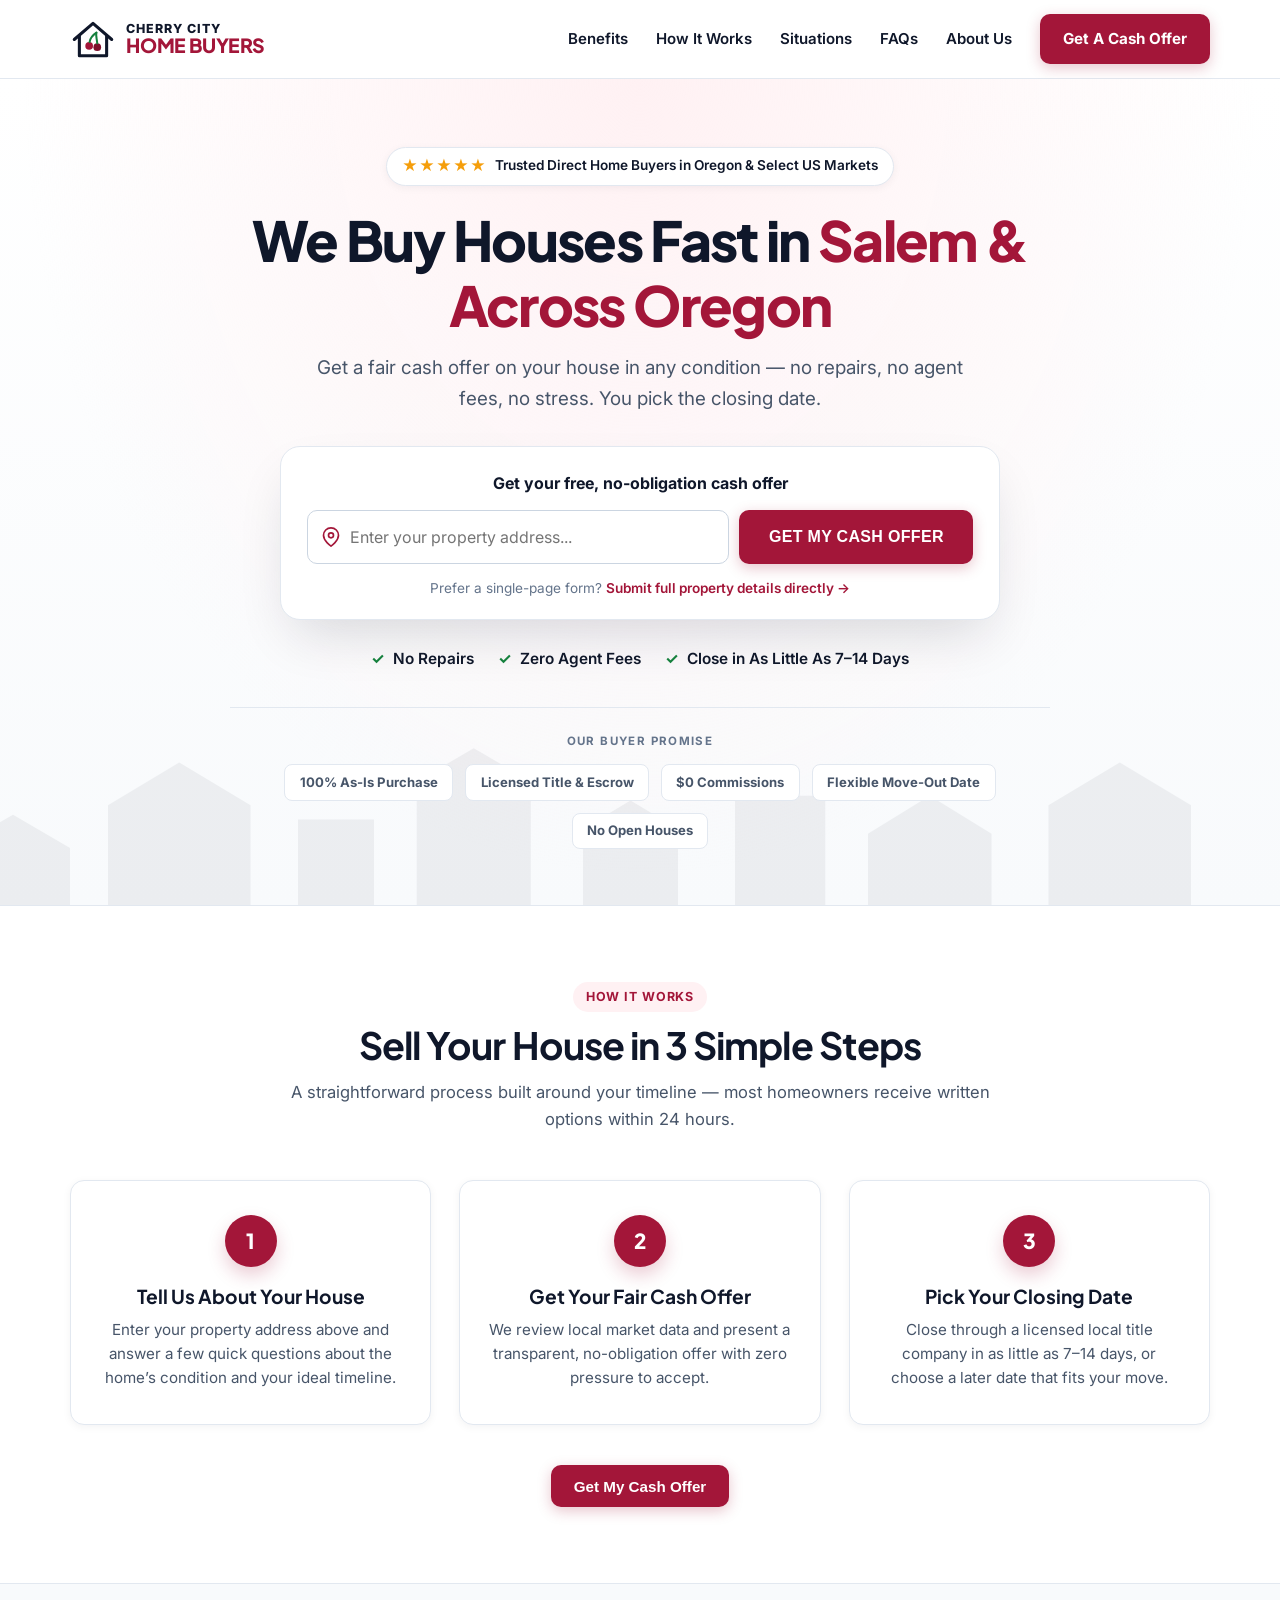
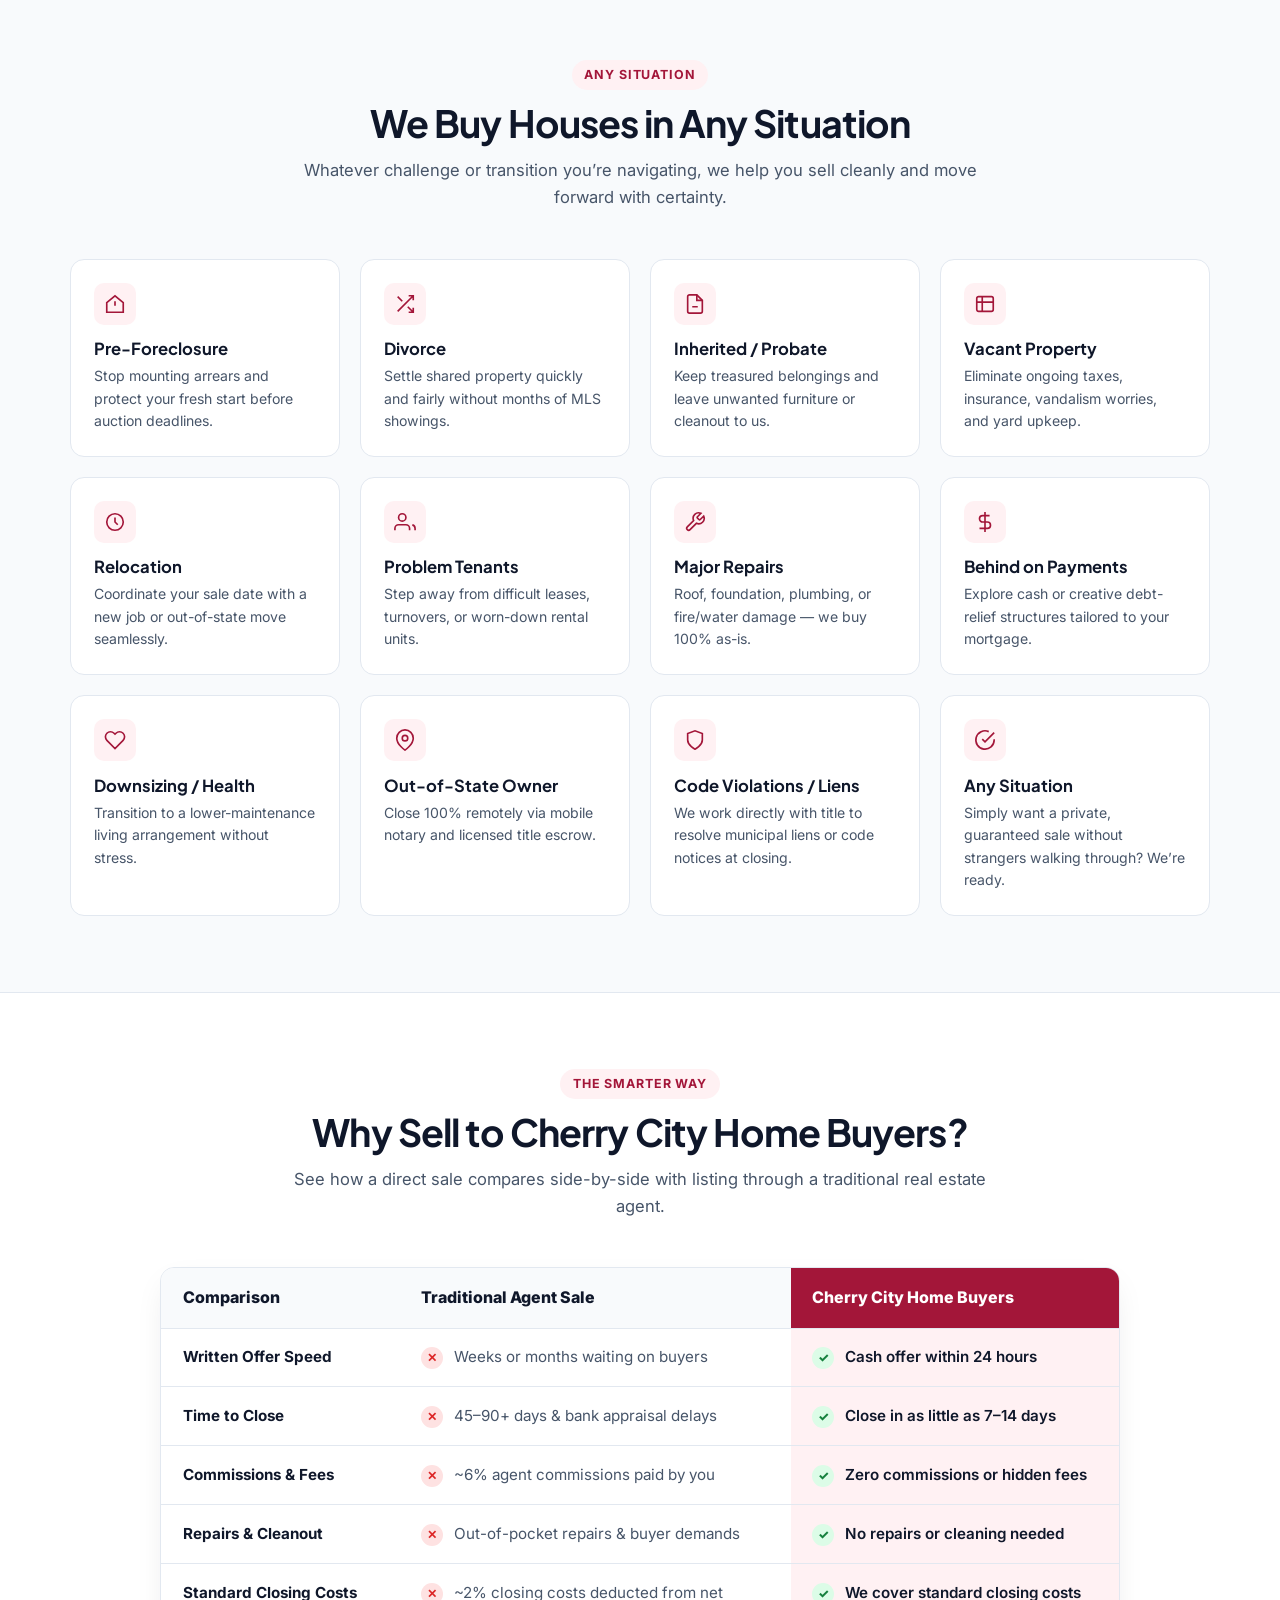
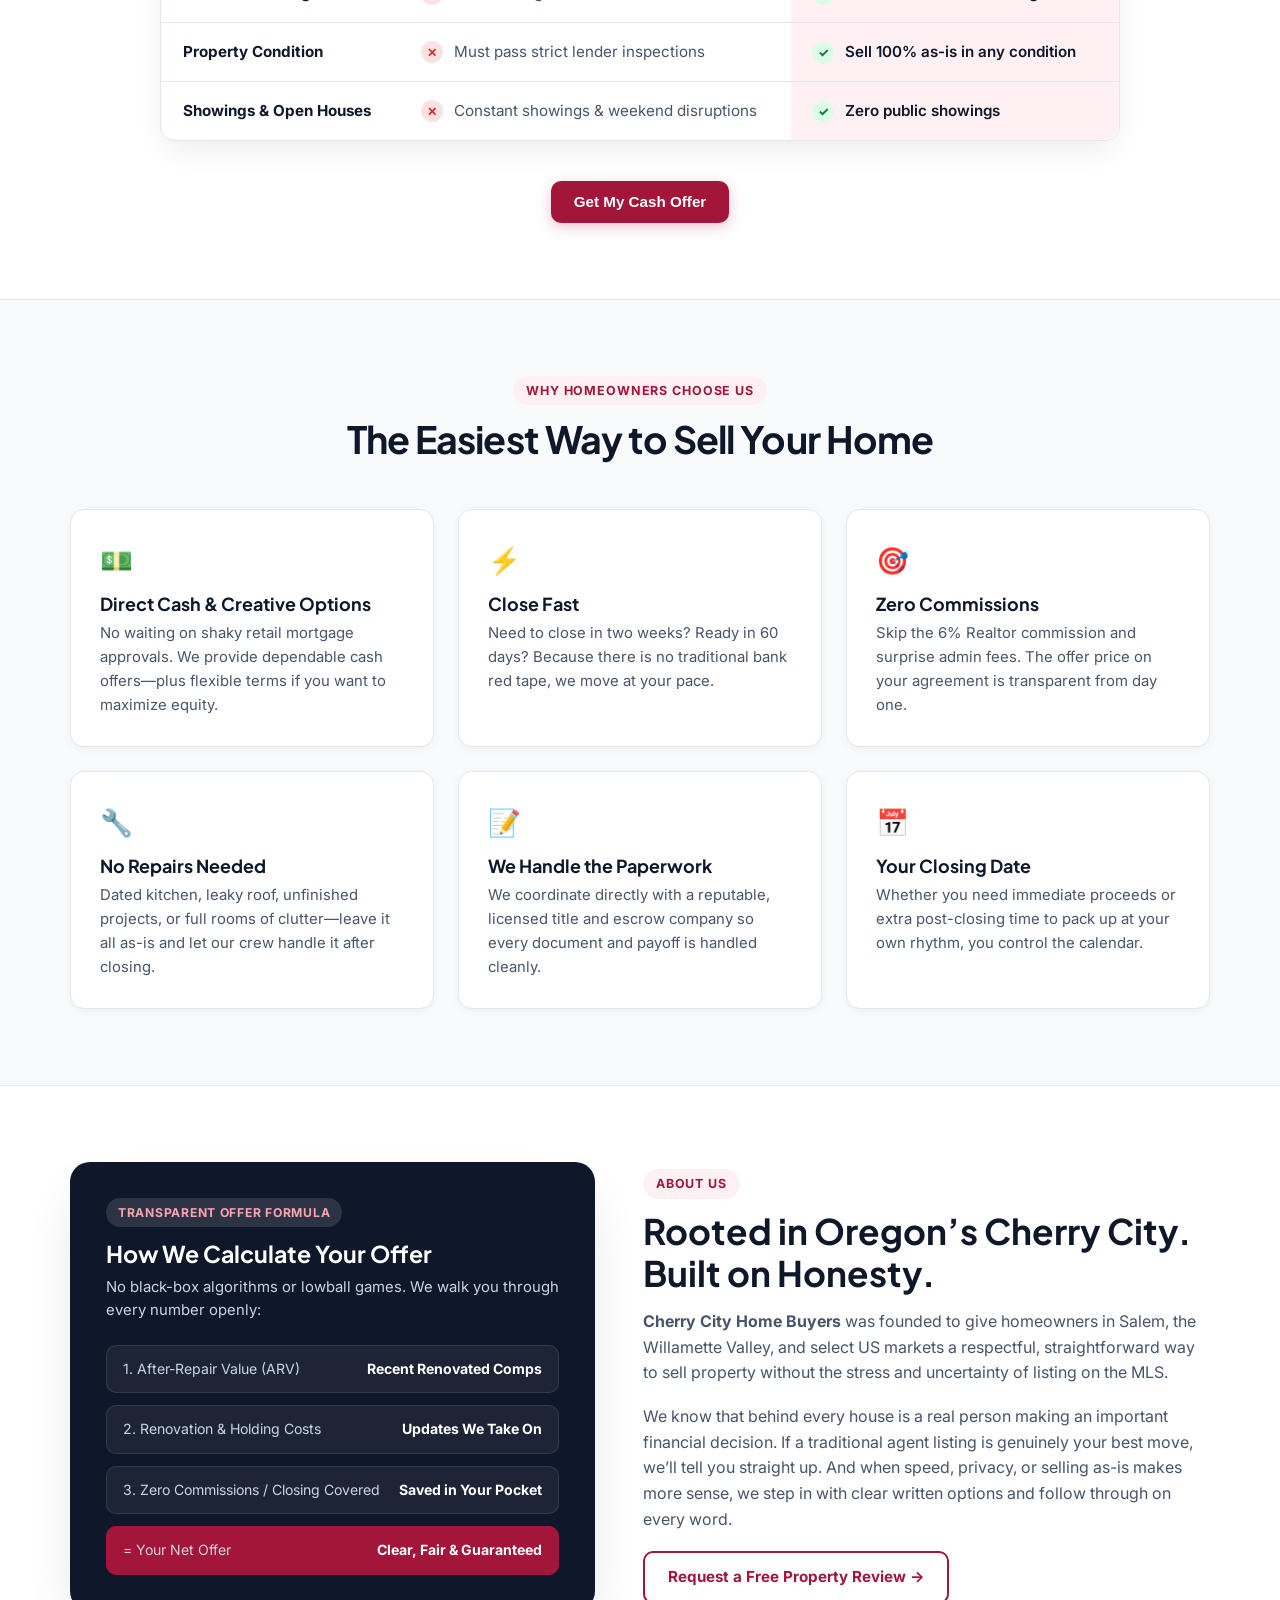
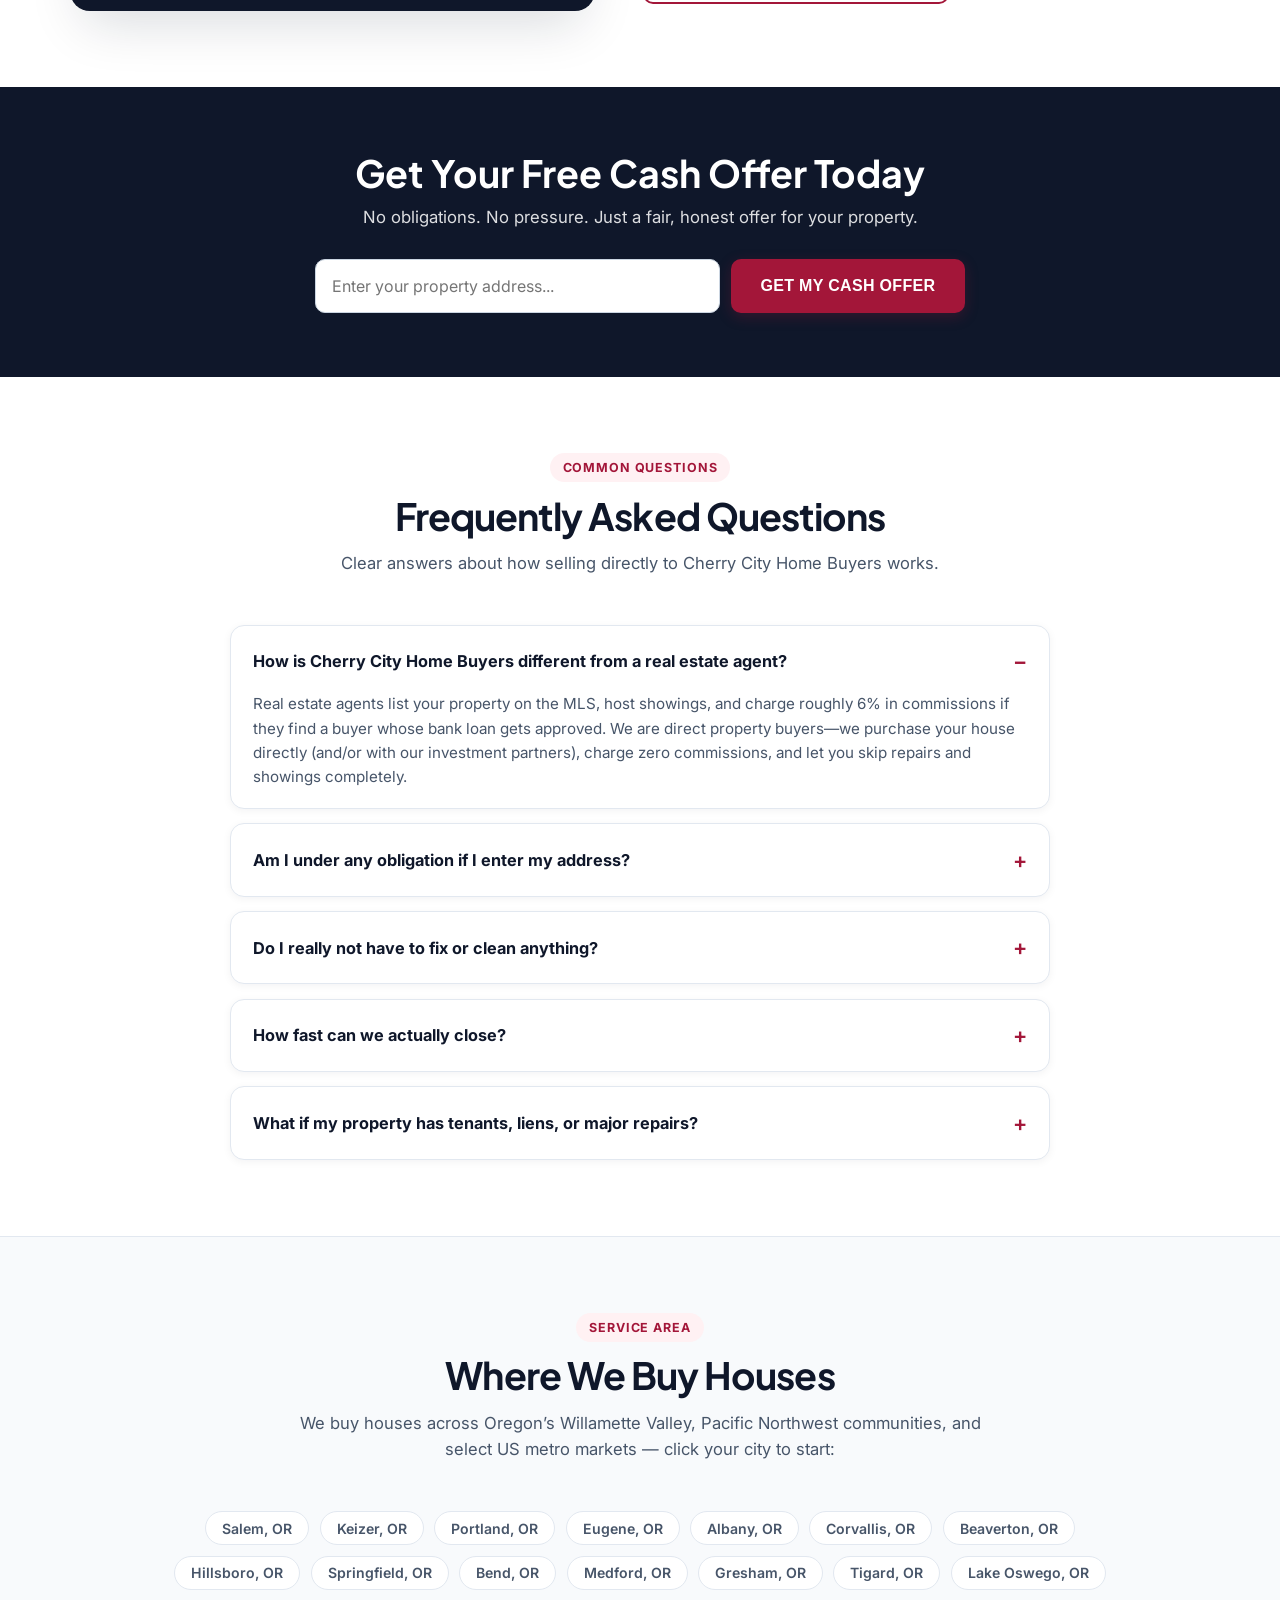
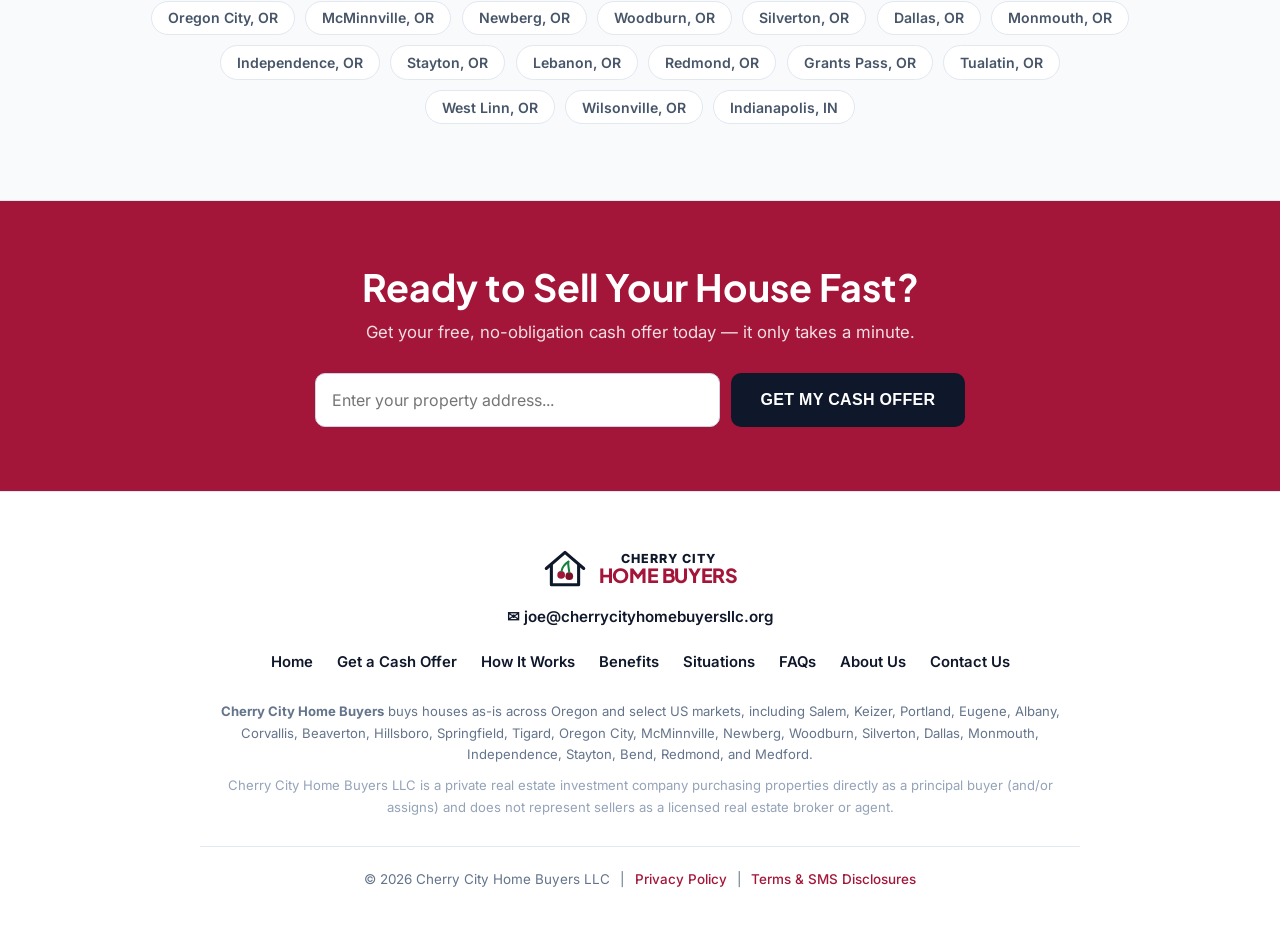
<file: index.html>
<!DOCTYPE html>
<html lang="en">
<head>
  <meta charset="UTF-8" />
  <meta name="viewport" content="width=device-width, initial-scale=1.0" />
  <title>Cherry City Home Buyers | We Buy Houses Fast in Salem &amp; Across Oregon</title>
  <meta name="description" content="Get a fair, no-obligation cash offer on your house in any condition — no repairs, zero agent fees, no stress. You pick the closing date with Cherry City Home Buyers." />
  <link rel="preconnect" href="https://fonts.googleapis.com" />
  <link rel="preconnect" href="https://fonts.gstatic.com" crossorigin />
  <link href="https://fonts.googleapis.com/css2?family=Inter:wght@400;500;600;700;800&family=Plus+Jakarta+Sans:wght@700;800&display=swap" rel="stylesheet" />
  <link rel="stylesheet" href="styles.css" />
</head>
<body>

  <!-- ==================================================================== -->
  <!-- 1. TOP HEADER & FLAT NAVIGATION (Non-sticky, matching layout)        -->
  <!-- ==================================================================== -->
  <header class="site-header">
    <div class="container header-inner">
      <a href="index.html" class="brand-logo" aria-label="Cherry City Home Buyers Home">
        <svg class="brand-svg" viewBox="0 0 54 48" fill="none" xmlns="http://www.w3.org/2000/svg" aria-hidden="true">
          <path d="M5 24L27 5L49 24" stroke="currentColor" stroke-width="3.6" stroke-linecap="round" stroke-linejoin="round"/>
          <path d="M11 20V43H43V20" stroke="currentColor" stroke-width="3.6" stroke-linecap="round" stroke-linejoin="round"/>
          <circle cx="22.5" cy="31.5" r="4.5" fill="var(--brand)"/>
          <circle cx="32" cy="33" r="4.5" fill="var(--brand-dark)"/>
          <path d="M23 27C24 21 28 18 31 16" stroke="var(--emerald)" stroke-width="2.4" stroke-linecap="round"/>
          <path d="M32 28.5C31.5 23 30 19 31 16" stroke="var(--emerald)" stroke-width="2.4" stroke-linecap="round"/>
        </svg>
        <div class="brand-wordmark">
          <span class="brand-top">CHERRY CITY</span>
          <span class="brand-bottom">HOME BUYERS</span>
        </div>
      </a>

      <button class="mobile-menu-btn" id="mobileMenuBtn" aria-label="Toggle Menu" aria-expanded="false">
        <span></span><span></span><span></span>
      </button>

      <nav class="main-nav" id="mainNav" aria-label="Main Navigation">
        <a href="#benefits">Benefits</a>
        <a href="#how-it-works">How It Works</a>
        <a href="#situations">Situations</a>
        <a href="#faqs">FAQs</a>
        <a href="#about">About Us</a>
        <a href="get-offer.html" class="btn btn-brand nav-cta">Get A Cash Offer</a>
      </nav>
    </div>
  </header>

  <main>
    <!-- ================================================================== -->
    <!-- 2. CENTERED HERO SECTION & SINGLE-INPUT ADDRESS CAPTURE            -->
    <!-- ================================================================== -->
    <section class="hero-section">
      <div class="hero-watermark" aria-hidden="true"></div>
      <div class="container hero-centered">
        <div class="rating-pill">
          <span class="stars" aria-hidden="true">&#9733;&#9733;&#9733;&#9733;&#9733;</span>
          <span>Trusted Direct Home Buyers in Oregon &amp; Select US Markets</span>
        </div>

        <h1>We Buy Houses Fast in <span class="text-brand">Salem &amp; Across Oregon</span></h1>

        <p class="hero-subhead">
          Get a fair cash offer on your house in any condition &mdash; no repairs, no agent fees, no stress. You pick the closing date.
        </p>

        <!-- Primary Address Capture Box -->
        <div class="address-capture-card">
          <p class="capture-title">Get your free, no-obligation cash offer</p>
          <form class="address-bar-form js-address-trigger" autocomplete="off">
            <div class="address-input-wrap">
              <svg class="pin-icon" viewBox="0 0 24 24" fill="none" stroke="currentColor" stroke-width="2" aria-hidden="true">
                <path d="M21 10c0 7-9 13-9 13s-9-6-9-13a9 9 0 0 1 18 0z"/><circle cx="12" cy="10" r="3"/>
              </svg>
              <input
                type="text"
                name="property_address"
                class="address-input js-address-autocomplete"
                placeholder="Enter your property address..."
                aria-label="Enter your property address"
                required
              />
              <ul class="autocomplete-list" role="listbox" hidden></ul>
            </div>
            <button type="submit" class="btn btn-brand btn-lg">GET MY CASH OFFER</button>
          </form>
          <p class="capture-alt">
            Prefer a single-page form? <a href="get-offer.html">Submit full property details directly &rarr;</a>
          </p>
        </div>

        <!-- Inline Horizontal Value Checkmarks -->
        <div class="hero-checks">
          <span><strong class="check-mark">&#10003;</strong> No Repairs</span>
          <span><strong class="check-mark">&#10003;</strong> Zero Agent Fees</span>
          <span><strong class="check-mark">&#10003;</strong> Close in As Little As 7&ndash;14 Days</span>
        </div>

        <!-- Trust Pillars Strip -->
        <div class="trust-strip">
          <span class="trust-strip-label">OUR BUYER PROMISE</span>
          <div class="trust-badges-row">
            <div class="trust-badge-item">100% As-Is Purchase</div>
            <div class="trust-badge-item">Licensed Title &amp; Escrow</div>
            <div class="trust-badge-item">$0 Commissions</div>
            <div class="trust-badge-item">Flexible Move-Out Date</div>
            <div class="trust-badge-item">No Open Houses</div>
          </div>
        </div>
      </div>
    </section>

    <!-- ================================================================== -->
    <!-- 3. HOW IT WORKS (3-Step Horizontal Process Cards)                  -->
    <!-- ================================================================== -->
    <section class="section" id="how-it-works">
      <div class="container">
        <div class="section-heading">
          <span class="eyebrow-tag">How It Works</span>
          <h2>Sell Your House in 3 Simple Steps</h2>
          <p>A straightforward process built around your timeline &mdash; most homeowners receive written options within 24 hours.</p>
        </div>

        <div class="process-grid">
          <div class="process-card">
            <div class="step-circle">1</div>
            <h3>Tell Us About Your House</h3>
            <p>Enter your property address above and answer a few quick questions about the home’s condition and your ideal timeline.</p>
          </div>

          <div class="process-card">
            <div class="step-circle">2</div>
            <h3>Get Your Fair Cash Offer</h3>
            <p>We review local market data and present a transparent, no-obligation offer with zero pressure to accept.</p>
          </div>

          <div class="process-card">
            <div class="step-circle">3</div>
            <h3>Pick Your Closing Date</h3>
            <p>Close through a licensed local title company in as little as 7&ndash;14 days, or choose a later date that fits your move.</p>
          </div>
        </div>

        <div class="section-cta-wrap">
          <button type="button" class="btn btn-brand js-open-modal">Get My Cash Offer</button>
        </div>
      </div>
    </section>

    <!-- ================================================================== -->
    <!-- 4. SITUATIONS GRID (4x3 = 12 Custom Icon Cards)                    -->
    <!-- ================================================================== -->
    <section class="section section-muted" id="situations">
      <div class="container">
        <div class="section-heading">
          <span class="eyebrow-tag">Any Situation</span>
          <h2>We Buy Houses in Any Situation</h2>
          <p>Whatever challenge or transition you’re navigating, we help you sell cleanly and move forward with certainty.</p>
        </div>

        <div class="situations-grid">
          <div class="situation-card">
            <div class="sit-icon"><svg viewBox="0 0 24 24" fill="none" stroke="currentColor" stroke-width="1.8"><path d="M3 10.5L12 3l9 7.5V21H3V10.5z"/><path d="M12 9v5m0 3h.01"/></svg></div>
            <h3>Pre-Foreclosure</h3>
            <p>Stop mounting arrears and protect your fresh start before auction deadlines.</p>
          </div>

          <div class="situation-card">
            <div class="sit-icon"><svg viewBox="0 0 24 24" fill="none" stroke="currentColor" stroke-width="1.8"><path d="M16 3h5v5M4 20L21 3M21 16v5h-5M15 15l6 6M4 4l5 5"/></svg></div>
            <h3>Divorce</h3>
            <p>Settle shared property quickly and fairly without months of MLS showings.</p>
          </div>

          <div class="situation-card">
            <div class="sit-icon"><svg viewBox="0 0 24 24" fill="none" stroke="currentColor" stroke-width="1.8"><path d="M14 2H6a2 2 0 0 0-2 2v16a2 2 0 0 0 2 2h12a2 2 0 0 0 2-2V8z"/><path d="M14 2v6h6M9 15h6"/></svg></div>
            <h3>Inherited / Probate</h3>
            <p>Keep treasured belongings and leave unwanted furniture or cleanout to us.</p>
          </div>

          <div class="situation-card">
            <div class="sit-icon"><svg viewBox="0 0 24 24" fill="none" stroke="currentColor" stroke-width="1.8"><rect x="3" y="4" width="18" height="16" rx="2"/><path d="M3 10h18M9 4v16"/></svg></div>
            <h3>Vacant Property</h3>
            <p>Eliminate ongoing taxes, insurance, vandalism worries, and yard upkeep.</p>
          </div>

          <div class="situation-card">
            <div class="sit-icon"><svg viewBox="0 0 24 24" fill="none" stroke="currentColor" stroke-width="1.8"><circle cx="12" cy="12" r="9"/><path d="M12 7v5l3 3"/></svg></div>
            <h3>Relocation</h3>
            <p>Coordinate your sale date with a new job or out-of-state move seamlessly.</p>
          </div>

          <div class="situation-card">
            <div class="sit-icon"><svg viewBox="0 0 24 24" fill="none" stroke="currentColor" stroke-width="1.8"><path d="M17 21v-2a4 4 0 0 0-4-4H5a4 4 0 0 0-4 4v2"/><circle cx="9" cy="7" r="4"/><path d="M23 21v-2a4 4 0 0 0-3-3.87"/></svg></div>
            <h3>Problem Tenants</h3>
            <p>Step away from difficult leases, turnovers, or worn-down rental units.</p>
          </div>

          <div class="situation-card">
            <div class="sit-icon"><svg viewBox="0 0 24 24" fill="none" stroke="currentColor" stroke-width="1.8"><path d="M14.7 6.3a1 1 0 0 0 0 1.4l1.6 1.6a1 1 0 0 0 1.4 0l3.77-3.77a6 6 0 0 1-7.94 7.94l-6.91 6.91a2.12 2.12 0 0 1-3-3l6.91-6.91a6 6 0 0 1 7.94-7.94l-3.76 3.76z"/></svg></div>
            <h3>Major Repairs</h3>
            <p>Roof, foundation, plumbing, or fire/water damage &mdash; we buy 100% as-is.</p>
          </div>

          <div class="situation-card">
            <div class="sit-icon"><svg viewBox="0 0 24 24" fill="none" stroke="currentColor" stroke-width="1.8"><line x1="12" y1="1" x2="12" y2="23"/><path d="M17 5H9.5a3.5 3.5 0 0 0 0 7h5a3.5 3.5 0 0 1 0 7H6"/></svg></div>
            <h3>Behind on Payments</h3>
            <p>Explore cash or creative debt-relief structures tailored to your mortgage.</p>
          </div>

          <div class="situation-card">
            <div class="sit-icon"><svg viewBox="0 0 24 24" fill="none" stroke="currentColor" stroke-width="1.8"><path d="M20.84 4.61a5.5 5.5 0 0 0-7.78 0L12 5.67l-1.06-1.06a5.5 5.5 0 0 0-7.78 7.78L12 21.23l8.84-8.84a5.5 5.5 0 0 0 0-7.78z"/></svg></div>
            <h3>Downsizing / Health</h3>
            <p>Transition to a lower-maintenance living arrangement without stress.</p>
          </div>

          <div class="situation-card">
            <div class="sit-icon"><svg viewBox="0 0 24 24" fill="none" stroke="currentColor" stroke-width="1.8"><path d="M21 10c0 7-9 13-9 13s-9-6-9-13a9 9 0 0 1 18 0z"/><circle cx="12" cy="10" r="3"/></svg></div>
            <h3>Out-of-State Owner</h3>
            <p>Close 100% remotely via mobile notary and licensed title escrow.</p>
          </div>

          <div class="situation-card">
            <div class="sit-icon"><svg viewBox="0 0 24 24" fill="none" stroke="currentColor" stroke-width="1.8"><path d="M12 22s8-4 8-10V5l-8-3-8 3v7c0 6 8 10 8 10z"/></svg></div>
            <h3>Code Violations / Liens</h3>
            <p>We work directly with title to resolve municipal liens or code notices at closing.</p>
          </div>

          <div class="situation-card">
            <div class="sit-icon"><svg viewBox="0 0 24 24" fill="none" stroke="currentColor" stroke-width="1.8"><path d="M22 11.08V12a10 10 0 1 1-5.93-9.14"/><polyline points="22 4 12 14.01 9 11.01"/></svg></div>
            <h3>Any Situation</h3>
            <p>Simply want a private, guaranteed sale without strangers walking through? We’re ready.</p>
          </div>
        </div>
      </div>
    </section>

    <!-- ================================================================== -->
    <!-- 5. COMPARISON TABLE (Traditional Sale vs. Cherry City Home Buyers) -->
    <!-- ================================================================== -->
    <section class="section">
      <div class="container">
        <div class="section-heading">
          <span class="eyebrow-tag">The Smarter Way</span>
          <h2>Why Sell to Cherry City Home Buyers?</h2>
          <p>See how a direct sale compares side-by-side with listing through a traditional real estate agent.</p>
        </div>

        <div class="comparison-wrap">
          <table class="comparison-table">
            <thead>
              <tr>
                <th>Comparison</th>
                <th>Traditional Agent Sale</th>
                <th class="highlight-col">Cherry City Home Buyers</th>
              </tr>
            </thead>
            <tbody>
              <tr>
                <td><strong>Written Offer Speed</strong></td>
                <td class="neg-cell"><span class="x-icon">&#10005;</span> Weeks or months waiting on buyers</td>
                <td class="pos-cell highlight-col"><span class="chk-icon">&#10003;</span> Cash offer within 24 hours</td>
              </tr>
              <tr>
                <td><strong>Time to Close</strong></td>
                <td class="neg-cell"><span class="x-icon">&#10005;</span> 45&ndash;90+ days &amp; bank appraisal delays</td>
                <td class="pos-cell highlight-col"><span class="chk-icon">&#10003;</span> Close in as little as 7&ndash;14 days</td>
              </tr>
              <tr>
                <td><strong>Commissions &amp; Fees</strong></td>
                <td class="neg-cell"><span class="x-icon">&#10005;</span> ~6% agent commissions paid by you</td>
                <td class="pos-cell highlight-col"><span class="chk-icon">&#10003;</span> Zero commissions or hidden fees</td>
              </tr>
              <tr>
                <td><strong>Repairs &amp; Cleanout</strong></td>
                <td class="neg-cell"><span class="x-icon">&#10005;</span> Out-of-pocket repairs &amp; buyer demands</td>
                <td class="pos-cell highlight-col"><span class="chk-icon">&#10003;</span> No repairs or cleaning needed</td>
              </tr>
              <tr>
                <td><strong>Standard Closing Costs</strong></td>
                <td class="neg-cell"><span class="x-icon">&#10005;</span> ~2% closing costs deducted from net</td>
                <td class="pos-cell highlight-col"><span class="chk-icon">&#10003;</span> We cover standard closing costs</td>
              </tr>
              <tr>
                <td><strong>Property Condition</strong></td>
                <td class="neg-cell"><span class="x-icon">&#10005;</span> Must pass strict lender inspections</td>
                <td class="pos-cell highlight-col"><span class="chk-icon">&#10003;</span> Sell 100% as-is in any condition</td>
              </tr>
              <tr>
                <td><strong>Showings &amp; Open Houses</strong></td>
                <td class="neg-cell"><span class="x-icon">&#10005;</span> Constant showings &amp; weekend disruptions</td>
                <td class="pos-cell highlight-col"><span class="chk-icon">&#10003;</span> Zero public showings</td>
              </tr>
            </tbody>
          </table>
        </div>

        <div class="section-cta-wrap">
          <button type="button" class="btn btn-brand js-open-modal">Get My Cash Offer</button>
        </div>
      </div>
    </section>

    <!-- ================================================================== -->
    <!-- 6. BENEFITS GRID (2x3 = 6 Value Cards)                             -->
    <!-- ================================================================== -->
    <section class="section section-muted" id="benefits">
      <div class="container">
        <div class="section-heading">
          <span class="eyebrow-tag">Why Homeowners Choose Us</span>
          <h2>The Easiest Way to Sell Your Home</h2>
        </div>

        <div class="benefits-grid">
          <div class="benefit-card">
            <div class="benefit-icon">&#128181;</div>
            <h3>Direct Cash &amp; Creative Options</h3>
            <p>No waiting on shaky retail mortgage approvals. We provide dependable cash offers—plus flexible terms if you want to maximize equity.</p>
          </div>

          <div class="benefit-card">
            <div class="benefit-icon">&#9889;</div>
            <h3>Close Fast</h3>
            <p>Need to close in two weeks? Ready in 60 days? Because there is no traditional bank red tape, we move at your pace.</p>
          </div>

          <div class="benefit-card">
            <div class="benefit-icon">&#127919;</div>
            <h3>Zero Commissions</h3>
            <p>Skip the 6% Realtor commission and surprise admin fees. The offer price on your agreement is transparent from day one.</p>
          </div>

          <div class="benefit-card">
            <div class="benefit-icon">&#128295;</div>
            <h3>No Repairs Needed</h3>
            <p>Dated kitchen, leaky roof, unfinished projects, or full rooms of clutter—leave it all as-is and let our crew handle it after closing.</p>
          </div>

          <div class="benefit-card">
            <div class="benefit-icon">&#128221;</div>
            <h3>We Handle the Paperwork</h3>
            <p>We coordinate directly with a reputable, licensed title and escrow company so every document and payoff is handled cleanly.</p>
          </div>

          <div class="benefit-card">
            <div class="benefit-icon">&#128197;</div>
            <h3>Your Closing Date</h3>
            <p>Whether you need immediate proceeds or extra post-closing time to pack up at your own rhythm, you control the calendar.</p>
          </div>
        </div>
      </div>
    </section>

    <!-- ================================================================== -->
    <!-- 7. ABOUT US (2-Column Split Layout)                                -->
    <!-- ================================================================== -->
    <section class="section" id="about">
      <div class="container about-split">
        <div class="about-visual-card">
          <div class="visual-badge">Transparent Offer Formula</div>
          <h3>How We Calculate Your Offer</h3>
          <p>No black-box algorithms or lowball games. We walk you through every number openly:</p>
          <div class="formula-list">
            <div class="formula-row">
              <span>1. After-Repair Value (ARV)</span>
              <strong>Recent Renovated Comps</strong>
            </div>
            <div class="formula-row">
              <span>2. Renovation &amp; Holding Costs</span>
              <strong>Updates We Take On</strong>
            </div>
            <div class="formula-row">
              <span>3. Zero Commissions / Closing Covered</span>
              <strong>Saved in Your Pocket</strong>
            </div>
            <div class="formula-row formula-result">
              <span>= Your Net Offer</span>
              <strong>Clear, Fair &amp; Guaranteed</strong>
            </div>
          </div>
        </div>

        <div class="about-copy">
          <span class="eyebrow-tag">About Us</span>
          <h2>Rooted in Oregon’s Cherry City. Built on Honesty.</h2>
          <p>
            <strong>Cherry City Home Buyers</strong> was founded to give homeowners in Salem, the Willamette Valley, and select US markets a respectful, straightforward way to sell property without the stress and uncertainty of listing on the MLS.
          </p>
          <p>
            We know that behind every house is a real person making an important financial decision. If a traditional agent listing is genuinely your best move, we’ll tell you straight up. And when speed, privacy, or selling as-is makes more sense, we step in with clear written options and follow through on every word.
          </p>
          <a href="get-offer.html" class="btn btn-outline-brand">Request a Free Property Review &rarr;</a>
        </div>
      </div>
    </section>

    <!-- ================================================================== -->
    <!-- 8. MID-PAGE REPEAT LEAD CAPTURE BANNER                             -->
    <!-- ================================================================== -->
    <section class="cta-band cta-band-dark">
      <div class="container cta-band-inner">
        <h2>Get Your Free Cash Offer Today</h2>
        <p>No obligations. No pressure. Just a fair, honest offer for your property.</p>
        <form class="address-bar-form js-address-trigger cta-band-form" autocomplete="off">
          <div class="address-input-wrap">
            <input
              type="text"
              name="property_address"
              class="address-input js-address-autocomplete"
              placeholder="Enter your property address..."
              aria-label="Enter your property address"
              required
            />
            <ul class="autocomplete-list" role="listbox" hidden></ul>
          </div>
          <button type="submit" class="btn btn-brand btn-lg">GET MY CASH OFFER</button>
        </form>
      </div>
    </section>

    <!-- ================================================================== -->
    <!-- 9. HOMEOWNER COMMITMENTS & INTERACTIVE FAQ ACCORDION               -->
    <!-- ================================================================== -->
    <section class="section" id="faqs">
      <div class="container">
        <div class="section-heading">
          <span class="eyebrow-tag">Common Questions</span>
          <h2>Frequently Asked Questions</h2>
          <p>Clear answers about how selling directly to Cherry City Home Buyers works.</p>
        </div>

        <div class="faq-list">
          <details class="faq-item" open>
            <summary>How is Cherry City Home Buyers different from a real estate agent?</summary>
            <p>Real estate agents list your property on the MLS, host showings, and charge roughly 6% in commissions if they find a buyer whose bank loan gets approved. We are direct property buyers—we purchase your house directly (and/or with our investment partners), charge zero commissions, and let you skip repairs and showings completely.</p>
          </details>

          <details class="faq-item">
            <summary>Am I under any obligation if I enter my address?</summary>
            <p>Zero obligation whatsoever. Submitting your property details simply lets us research your property, have a quick conversation about your goals, and present a written offer. Whether you accept, take time to think, or walk away is 100% up to you.</p>
          </details>

          <details class="faq-item">
            <summary>Do I really not have to fix or clean anything?</summary>
            <p>Not a thing. You don’t need to paint, patch drywall, replace appliances, haul off old furniture, or even sweep the floors. Take what you want to keep and leave the rest behind.</p>
          </details>

          <details class="faq-item">
            <summary>How fast can we actually close?</summary>
            <p>Once we agree on terms and open escrow with a licensed title company, we can close in as little as 7 to 14 days—or set the closing date 30, 60, or 90 days out if you want extra time to organize your move.</p>
          </details>

          <details class="faq-item">
            <summary>What if my property has tenants, liens, or major repairs?</summary>
            <p>We regularly purchase tenant-occupied rentals, inherited homes in probate, and houses needing major structural or cosmetic work. Standard title payoffs and municipal liens are coordinated directly through escrow at closing.</p>
          </details>
        </div>
      </div>
    </section>

    <!-- ================================================================== -->
    <!-- 10. SERVICE AREAS DIRECTORY (Hyper-Local City Cloud)               -->
    <!-- ================================================================== -->
    <section class="section section-muted" id="service-areas">
      <div class="container">
        <div class="section-heading">
          <span class="eyebrow-tag">Service Area</span>
          <h2>Where We Buy Houses</h2>
          <p>We buy houses across Oregon’s Willamette Valley, Pacific Northwest communities, and select US metro markets &mdash; click your city to start:</p>
        </div>

        <div class="city-cloud">
          <button type="button" class="city-pill js-city-pick" data-city="Salem, OR">Salem, OR</button>
          <button type="button" class="city-pill js-city-pick" data-city="Keizer, OR">Keizer, OR</button>
          <button type="button" class="city-pill js-city-pick" data-city="Portland, OR">Portland, OR</button>
          <button type="button" class="city-pill js-city-pick" data-city="Eugene, OR">Eugene, OR</button>
          <button type="button" class="city-pill js-city-pick" data-city="Albany, OR">Albany, OR</button>
          <button type="button" class="city-pill js-city-pick" data-city="Corvallis, OR">Corvallis, OR</button>
          <button type="button" class="city-pill js-city-pick" data-city="Beaverton, OR">Beaverton, OR</button>
          <button type="button" class="city-pill js-city-pick" data-city="Hillsboro, OR">Hillsboro, OR</button>
          <button type="button" class="city-pill js-city-pick" data-city="Springfield, OR">Springfield, OR</button>
          <button type="button" class="city-pill js-city-pick" data-city="Bend, OR">Bend, OR</button>
          <button type="button" class="city-pill js-city-pick" data-city="Medford, OR">Medford, OR</button>
          <button type="button" class="city-pill js-city-pick" data-city="Gresham, OR">Gresham, OR</button>
          <button type="button" class="city-pill js-city-pick" data-city="Tigard, OR">Tigard, OR</button>
          <button type="button" class="city-pill js-city-pick" data-city="Lake Oswego, OR">Lake Oswego, OR</button>
          <button type="button" class="city-pill js-city-pick" data-city="Oregon City, OR">Oregon City, OR</button>
          <button type="button" class="city-pill js-city-pick" data-city="McMinnville, OR">McMinnville, OR</button>
          <button type="button" class="city-pill js-city-pick" data-city="Newberg, OR">Newberg, OR</button>
          <button type="button" class="city-pill js-city-pick" data-city="Woodburn, OR">Woodburn, OR</button>
          <button type="button" class="city-pill js-city-pick" data-city="Silverton, OR">Silverton, OR</button>
          <button type="button" class="city-pill js-city-pick" data-city="Dallas, OR">Dallas, OR</button>
          <button type="button" class="city-pill js-city-pick" data-city="Monmouth, OR">Monmouth, OR</button>
          <button type="button" class="city-pill js-city-pick" data-city="Independence, OR">Independence, OR</button>
          <button type="button" class="city-pill js-city-pick" data-city="Stayton, OR">Stayton, OR</button>
          <button type="button" class="city-pill js-city-pick" data-city="Lebanon, OR">Lebanon, OR</button>
          <button type="button" class="city-pill js-city-pick" data-city="Redmond, OR">Redmond, OR</button>
          <button type="button" class="city-pill js-city-pick" data-city="Grants Pass, OR">Grants Pass, OR</button>
          <button type="button" class="city-pill js-city-pick" data-city="Tualatin, OR">Tualatin, OR</button>
          <button type="button" class="city-pill js-city-pick" data-city="West Linn, OR">West Linn, OR</button>
          <button type="button" class="city-pill js-city-pick" data-city="Wilsonville, OR">Wilsonville, OR</button>
          <button type="button" class="city-pill js-city-pick" data-city="Indianapolis, IN">Indianapolis, IN</button>
        </div>
      </div>
    </section>

    <!-- ================================================================== -->
    <!-- 11. BOTTOM FINAL CTA BANNER (3rd Live Address Input)               -->
    <!-- ================================================================== -->
    <section class="cta-band cta-band-brand">
      <div class="container cta-band-inner">
        <h2>Ready to Sell Your House Fast?</h2>
        <p>Get your free, no-obligation cash offer today &mdash; it only takes a minute.</p>
        <form class="address-bar-form js-address-trigger cta-band-form" autocomplete="off">
          <div class="address-input-wrap">
            <input
              type="text"
              name="property_address"
              class="address-input js-address-autocomplete"
              placeholder="Enter your property address..."
              aria-label="Enter your property address"
              required
            />
            <ul class="autocomplete-list" role="listbox" hidden></ul>
          </div>
          <button type="submit" class="btn btn-dark btn-lg">GET MY CASH OFFER</button>
        </form>
      </div>
    </section>
  </main>

  <!-- ==================================================================== -->
  <!-- 12. CENTERED CLEAN WHITE FOOTER (Matching reference structure)       -->
  <!-- ==================================================================== -->
  <footer class="site-footer">
    <div class="container footer-centered">
      <a href="index.html" class="brand-logo footer-logo" aria-label="Cherry City Home Buyers">
        <svg class="brand-svg" viewBox="0 0 54 48" fill="none" xmlns="http://www.w3.org/2000/svg" aria-hidden="true">
          <path d="M5 24L27 5L49 24" stroke="currentColor" stroke-width="3.6" stroke-linecap="round" stroke-linejoin="round"/>
          <path d="M11 20V43H43V20" stroke="currentColor" stroke-width="3.6" stroke-linecap="round" stroke-linejoin="round"/>
          <circle cx="22.5" cy="31.5" r="4.5" fill="var(--brand)"/>
          <circle cx="32" cy="33" r="4.5" fill="var(--brand-dark)"/>
          <path d="M23 27C24 21 28 18 31 16" stroke="var(--emerald)" stroke-width="2.4" stroke-linecap="round"/>
          <path d="M32 28.5C31.5 23 30 19 31 16" stroke="var(--emerald)" stroke-width="2.4" stroke-linecap="round"/>
        </svg>
        <div class="brand-wordmark">
          <span class="brand-top">CHERRY CITY</span>
          <span class="brand-bottom">HOME BUYERS</span>
        </div>
      </a>

      <div class="footer-contact-row">
        <a href="mailto:joe@cherrycityhomebuyersllc.org" class="footer-email-link">&#9993; joe@cherrycityhomebuyersllc.org</a>
      </div>

      <nav class="footer-nav" aria-label="Footer Navigation">
        <a href="index.html">Home</a>
        <a href="get-offer.html">Get a Cash Offer</a>
        <a href="#how-it-works">How It Works</a>
        <a href="#benefits">Benefits</a>
        <a href="#situations">Situations</a>
        <a href="#faqs">FAQs</a>
        <a href="#about">About Us</a>
        <a href="get-offer.html">Contact Us</a>
      </nav>

      <p class="footer-seo-text">
        <strong>Cherry City Home Buyers</strong> buys houses as-is across Oregon and select US markets, including Salem, Keizer, Portland, Eugene, Albany, Corvallis, Beaverton, Hillsboro, Springfield, Tigard, Oregon City, McMinnville, Newberg, Woodburn, Silverton, Dallas, Monmouth, Independence, Stayton, Bend, Redmond, and Medford.
        <br />
        <span class="principal-note">Cherry City Home Buyers LLC is a private real estate investment company purchasing properties directly as a principal buyer (and/or assigns) and does not represent sellers as a licensed real estate broker or agent.</span>
      </p>

      <div class="footer-legal-bar">
        <span>&copy; <span id="year">2026</span> Cherry City Home Buyers LLC</span>
        <span class="sep">|</span>
        <a href="privacy.html">Privacy Policy</a>
        <span class="sep">|</span>
        <a href="terms.html">Terms &amp; SMS Disclosures</a>
      </div>
    </div>
  </footer>

  <!-- ==================================================================== -->
  <!-- INTERACTIVE 6-STEP MULTI-STEP LEAD CAPTURE MODAL WIZARD              -->
  <!-- ==================================================================== -->
  <div class="wizard-backdrop" id="offerWizardModal" role="dialog" aria-modal="true" aria-labelledby="wizardTitle" hidden>
    <div class="wizard-modal">
      <!-- Sticky Top Progress & Address Summary -->
      <div class="wizard-topbar">
        <div class="wizard-topbar-row">
          <button type="button" class="wizard-back-btn" id="wizardBackBtn" hidden>&larr; Back</button>
          <span class="wizard-progress-label" id="wizardStepLabel">Step 1 of 6</span>
          <button type="button" class="wizard-close-btn" id="wizardCloseBtn" aria-label="Close modal">&times;</button>
        </div>
        <div class="wizard-progress-track">
          <div class="wizard-progress-fill" id="wizardProgressFill" style="width: 16%"></div>
        </div>
        <div class="wizard-address-summary" id="wizardAddressPill">
          <strong>Property:</strong> <span id="wizardAddressText">Enter property address below</span>
        </div>
      </div>

      <!-- Wizard Body -->
      <div class="wizard-body">
        <!-- Optional Step 0 if opened without typing an address first -->
        <div class="wizard-step" data-step="0" hidden>
          <h3 id="wizardTitle0">Where is the property located?</h3>
          <p class="wizard-sub">Enter the street address and city so we can pull local market data.</p>
          <div class="field">
            <label for="modalAddressInput">Property Street Address <span class="req">*</span></label>
            <input type="text" id="modalAddressInput" class="js-address-autocomplete" placeholder="123 State St, Salem, OR 97301" />
            <ul class="autocomplete-list" role="listbox" hidden></ul>
          </div>
          <button type="button" class="btn btn-brand btn-block" id="modalAddressContinueBtn">Continue &rarr;</button>
        </div>

        <!-- Step 1: Property Type -->
        <div class="wizard-step" data-step="1">
          <h3 id="wizardTitle">What type of property are you looking to sell?</h3>
          <div class="choice-grid cols-2">
            <button type="button" class="choice-card" data-field="property_type" data-value="Single Family">Single Family</button>
            <button type="button" class="choice-card" data-field="property_type" data-value="Multi-Family">Multi-Family</button>
            <button type="button" class="choice-card" data-field="property_type" data-value="Condo">Condo</button>
            <button type="button" class="choice-card" data-field="property_type" data-value="Townhome">Townhome</button>
            <button type="button" class="choice-card" data-field="property_type" data-value="Commercial / Land">Commercial / Land</button>
            <button type="button" class="choice-card" data-field="property_type" data-value="Mobile / Manufactured">Mobile / Manufactured</button>
          </div>
        </div>

        <!-- Step 2: Reason to Sell -->
        <div class="wizard-step" data-step="2" hidden>
          <h3>What is the primary reason you are looking to sell?</h3>
          <div class="choice-grid cols-2">
            <button type="button" class="choice-card" data-field="reason" data-value="Repairs / Sell As-Is">Repairs / Damage</button>
            <button type="button" class="choice-card" data-field="reason" data-value="Inherited / Probate">Inherited</button>
            <button type="button" class="choice-card" data-field="reason" data-value="Relocating">Relocating</button>
            <button type="button" class="choice-card" data-field="reason" data-value="Tired Landlord">Tired Landlord</button>
            <button type="button" class="choice-card" data-field="reason" data-value="Downsizing">Downsizing</button>
            <button type="button" class="choice-card" data-field="reason" data-value="Financial Hardship">Financial Hardship</button>
            <button type="button" class="choice-card" data-field="reason" data-value="Divorce">Divorce</button>
            <button type="button" class="choice-card" data-field="reason" data-value="Foreclosure / Behind on Payments">Foreclosure / Payments</button>
            <button type="button" class="choice-card" data-field="reason" data-value="Looking for a Quick Sale">Looking for a Quick Sale</button>
            <button type="button" class="choice-card" data-field="reason" data-value="Just Curious / Exploring">Just Curious</button>
          </div>
        </div>

        <!-- Step 3: Timeline -->
        <div class="wizard-step" data-step="3" hidden>
          <h3>How quickly are you looking to sell your home?</h3>
          <div class="choice-grid cols-2">
            <button type="button" class="choice-card" data-field="timeline" data-value="ASAP (7-14 Days)">ASAP</button>
            <button type="button" class="choice-card" data-field="timeline" data-value="Within 3 Months">Within 3 Months</button>
            <button type="button" class="choice-card" data-field="timeline" data-value="Within 6 Months">Within 6 Months</button>
            <button type="button" class="choice-card" data-field="timeline" data-value="In No Rush">In No Rush</button>
          </div>
        </div>

        <!-- Step 4: Condition -->
        <div class="wizard-step" data-step="4" hidden>
          <h3>What condition is your home in?</h3>
          <div class="choice-grid cols-1">
            <button type="button" class="choice-card" data-field="condition" data-value="Move-in ready with modern finishes">Move-in ready with modern finishes</button>
            <button type="button" class="choice-card" data-field="condition" data-value="Move-in ready with older finishes">Move-in ready with older finishes</button>
            <button type="button" class="choice-card" data-field="condition" data-value="Needs a few repairs">Needs a few repairs</button>
            <button type="button" class="choice-card" data-field="condition" data-value="Needs major repairs">Needs major repairs</button>
          </div>
        </div>

        <!-- Step 5: Listing Status -->
        <div class="wizard-step" data-step="5" hidden>
          <h3>Is your home currently listed for sale with an agent?</h3>
          <div class="choice-grid cols-2">
            <button type="button" class="choice-card" data-field="listed_with_agent" data-value="No">No</button>
            <button type="button" class="choice-card" data-field="listed_with_agent" data-value="Yes">Yes</button>
          </div>
        </div>

        <!-- Step 6: Contact Details & Carrier-Compliant Consent -->
        <div class="wizard-step" data-step="6" hidden>
          <div class="step6-header">
            <span class="step6-badge">&#10003; 100% Complete</span>
            <h3>Perfect! We buy houses in your area.</h3>
            <p class="wizard-sub">Get your no-obligation cash offer directly from us. Our service is 100% free with zero pressure to move forward.</p>
          </div>

          <form id="wizardFinalForm" novalidate>
            <div class="field">
              <label for="wizName">Full Name <span class="req">*</span></label>
              <input type="text" id="wizName" name="full_name" placeholder="Jane Doe" required autocomplete="name" />
            </div>

            <div class="form-row-2">
              <div class="field">
                <label for="wizEmail">Email Address <span class="req">*</span></label>
                <input type="email" id="wizEmail" name="email" placeholder="you@example.com" required autocomplete="email" />
              </div>
              <div class="field">
                <label for="wizPhone">Phone Number <span class="req">*</span></label>
                <input type="tel" id="wizPhone" name="phone" class="js-phone-mask" placeholder="(503) 555-0199" required autocomplete="tel" />
              </div>
            </div>

            <div class="consent-box">
              <input type="checkbox" id="wizSmsConsent" name="sms_consent" value="yes" />
              <label for="wizSmsConsent">
                By checking this box, I consent to receive conversational text messages and calls from <strong>Cherry City Home Buyers LLC</strong> regarding my property inquiry. Msg frequency varies; msg &amp; data rates may apply. Reply <strong>STOP</strong> to opt out or <strong>HELP</strong> for help. Consent is not a condition of purchase/sale. See <a href="privacy.html" target="_blank" rel="noopener">Privacy Policy</a> &amp; <a href="terms.html" target="_blank" rel="noopener">Terms</a>.
              </label>
            </div>

            <button type="submit" class="btn btn-brand btn-block btn-lg" id="wizSubmitBtn">GET MY CASH OFFER</button>
            <p class="form-status" id="wizFormStatus" role="status" aria-live="polite"></p>
          </form>
        </div>

        <!-- Confirmation Screen -->
        <div class="wizard-step" data-step="7" hidden>
          <div class="thankyou-box">
            <div class="thankyou-icon">&#10003;</div>
            <h3>We’ve Received Your Property Info!</h3>
            <p>Thank you for reaching out to <strong>Cherry City Home Buyers</strong>. Our acquisitions team is reviewing <strong id="confirmAddrText">your property</strong> right now and will reach out shortly with your no-obligation options.</p>
            <button type="button" class="btn btn-brand" id="wizardDoneBtn">Back to Website</button>
          </div>
        </div>
      </div>
    </div>
  </div>

  <script src="script.js"></script>
</body>
</html>
</file>
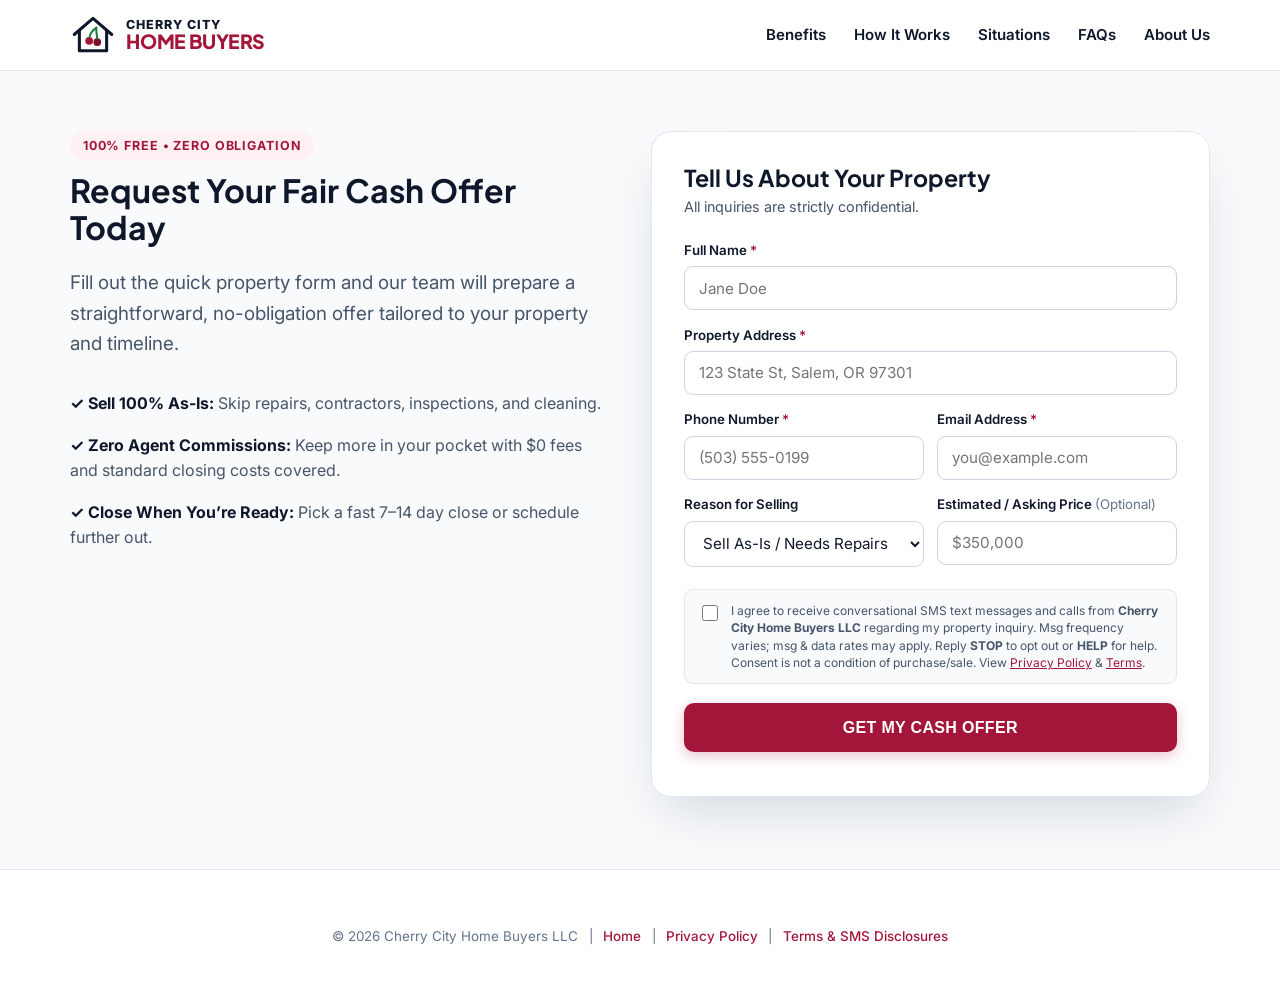
<file: get-offer.html>
<!DOCTYPE html>
<html lang="en">
<head>
  <meta charset="UTF-8" />
  <meta name="viewport" content="width=device-width, initial-scale=1.0" />
  <title>Get Your Free Cash Offer | Cherry City Home Buyers</title>
  <meta name="description" content="Request a fast, fair, no-obligation cash offer on your property from Cherry City Home Buyers. Sell as-is with zero commissions." />
  <link rel="preconnect" href="https://fonts.googleapis.com" />
  <link rel="preconnect" href="https://fonts.gstatic.com" crossorigin />
  <link href="https://fonts.googleapis.com/css2?family=Inter:wght@400;500;600;700;800&family=Plus+Jakarta+Sans:wght@700;800&display=swap" rel="stylesheet" />
  <link rel="stylesheet" href="styles.css" />
</head>
<body>

  <header class="site-header">
    <div class="container header-inner">
      <a href="index.html" class="brand-logo" aria-label="Cherry City Home Buyers Home">
        <svg class="brand-svg" viewBox="0 0 54 48" fill="none" xmlns="http://www.w3.org/2000/svg" aria-hidden="true">
          <path d="M5 24L27 5L49 24" stroke="currentColor" stroke-width="3.6" stroke-linecap="round" stroke-linejoin="round"/>
          <path d="M11 20V43H43V20" stroke="currentColor" stroke-width="3.6" stroke-linecap="round" stroke-linejoin="round"/>
          <circle cx="22.5" cy="31.5" r="4.5" fill="var(--brand)"/>
          <circle cx="32" cy="33" r="4.5" fill="var(--brand-dark)"/>
          <path d="M23 27C24 21 28 18 31 16" stroke="var(--emerald)" stroke-width="2.4" stroke-linecap="round"/>
          <path d="M32 28.5C31.5 23 30 19 31 16" stroke="var(--emerald)" stroke-width="2.4" stroke-linecap="round"/>
        </svg>
        <div class="brand-wordmark">
          <span class="brand-top">CHERRY CITY</span>
          <span class="brand-bottom">HOME BUYERS</span>
        </div>
      </a>

      <nav class="main-nav" aria-label="Main Navigation">
        <a href="index.html#benefits">Benefits</a>
        <a href="index.html#how-it-works">How It Works</a>
        <a href="index.html#situations">Situations</a>
        <a href="index.html#faqs">FAQs</a>
        <a href="index.html#about">About Us</a>
      </nav>
    </div>
  </header>

  <main class="offer-landing">
    <div class="container offer-landing-grid">
      <div class="offer-landing-copy">
        <span class="eyebrow-tag">100% Free &bull; Zero Obligation</span>
        <h1>Request Your Fair Cash Offer Today</h1>
        <p class="hero-subhead" style="text-align:left;margin-left:0;">
          Fill out the quick property form and our team will prepare a straightforward, no-obligation offer tailored to your property and timeline.
        </p>

        <ul class="direct-perks">
          <li><strong>&#10003; Sell 100% As-Is:</strong> Skip repairs, contractors, inspections, and cleaning.</li>
          <li><strong>&#10003; Zero Agent Commissions:</strong> Keep more in your pocket with $0 fees and standard closing costs covered.</li>
          <li><strong>&#10003; Close When You’re Ready:</strong> Pick a fast 7&ndash;14 day close or schedule further out.</li>
        </ul>
      </div>

      <div class="direct-offer-card">
        <h2>Tell Us About Your Property</h2>
        <p class="card-sub">All inquiries are strictly confidential.</p>

        <form id="directOfferForm" novalidate autocomplete="off">
          <div class="field">
            <label for="dirName">Full Name <span class="req">*</span></label>
            <input type="text" id="dirName" name="full_name" placeholder="Jane Doe" required autocomplete="name" />
          </div>

          <div class="field" style="position:relative;">
            <label for="dirAddress">Property Address <span class="req">*</span></label>
            <input type="text" id="dirAddress" name="property_address" class="js-address-autocomplete" placeholder="123 State St, Salem, OR 97301" required />
            <ul class="autocomplete-list" role="listbox" hidden></ul>
          </div>

          <div class="form-row-2">
            <div class="field">
              <label for="dirPhone">Phone Number <span class="req">*</span></label>
              <input type="tel" id="dirPhone" name="phone" class="js-phone-mask" placeholder="(503) 555-0199" required autocomplete="tel" />
            </div>
            <div class="field">
              <label for="dirEmail">Email Address <span class="req">*</span></label>
              <input type="email" id="dirEmail" name="email" placeholder="you@example.com" required autocomplete="email" />
            </div>
          </div>

          <div class="form-row-2">
            <div class="field">
              <label for="dirReason">Reason for Selling</label>
              <select id="dirReason" name="reason">
                <option value="Sell As-Is / Needs Repairs">Sell As-Is / Needs Repairs</option>
                <option value="Inherited / Probate">Inherited / Probate</option>
                <option value="Relocating">Relocating</option>
                <option value="Rental / Tired Landlord">Rental / Tired Landlord</option>
                <option value="Downsizing">Downsizing</option>
                <option value="Behind on Payments / Foreclosure">Behind on Payments</option>
                <option value="Exploring Options">Just Exploring Options</option>
              </select>
            </div>
            <div class="field">
              <label for="dirAsking">Estimated / Asking Price <span class="opt">(Optional)</span></label>
              <input type="text" id="dirAsking" name="asking_price" placeholder="$350,000" />
            </div>
          </div>

          <div class="consent-box">
            <input type="checkbox" id="dirSmsConsent" name="sms_consent" value="yes" />
            <label for="dirSmsConsent">
              I agree to receive conversational SMS text messages and calls from <strong>Cherry City Home Buyers LLC</strong> regarding my property inquiry. Msg frequency varies; msg &amp; data rates may apply. Reply <strong>STOP</strong> to opt out or <strong>HELP</strong> for help. Consent is not a condition of purchase/sale. View <a href="privacy.html">Privacy Policy</a> &amp; <a href="terms.html">Terms</a>.
            </label>
          </div>

          <button type="submit" class="btn btn-brand btn-block btn-lg" id="dirSubmitBtn">GET MY CASH OFFER</button>
          <p class="form-status" id="dirFormStatus" role="status" aria-live="polite"></p>
        </form>
      </div>
    </div>
  </main>

  <footer class="site-footer">
    <div class="container footer-centered">
      <div class="footer-legal-bar" style="border-top:none;padding-top:0;">
        <span>&copy; 2026 Cherry City Home Buyers LLC</span>
        <span class="sep">|</span>
        <a href="index.html">Home</a>
        <span class="sep">|</span>
        <a href="privacy.html">Privacy Policy</a>
        <span class="sep">|</span>
        <a href="terms.html">Terms &amp; SMS Disclosures</a>
      </div>
    </div>
  </footer>

  <script src="script.js"></script>
</body>
</html>
</file>
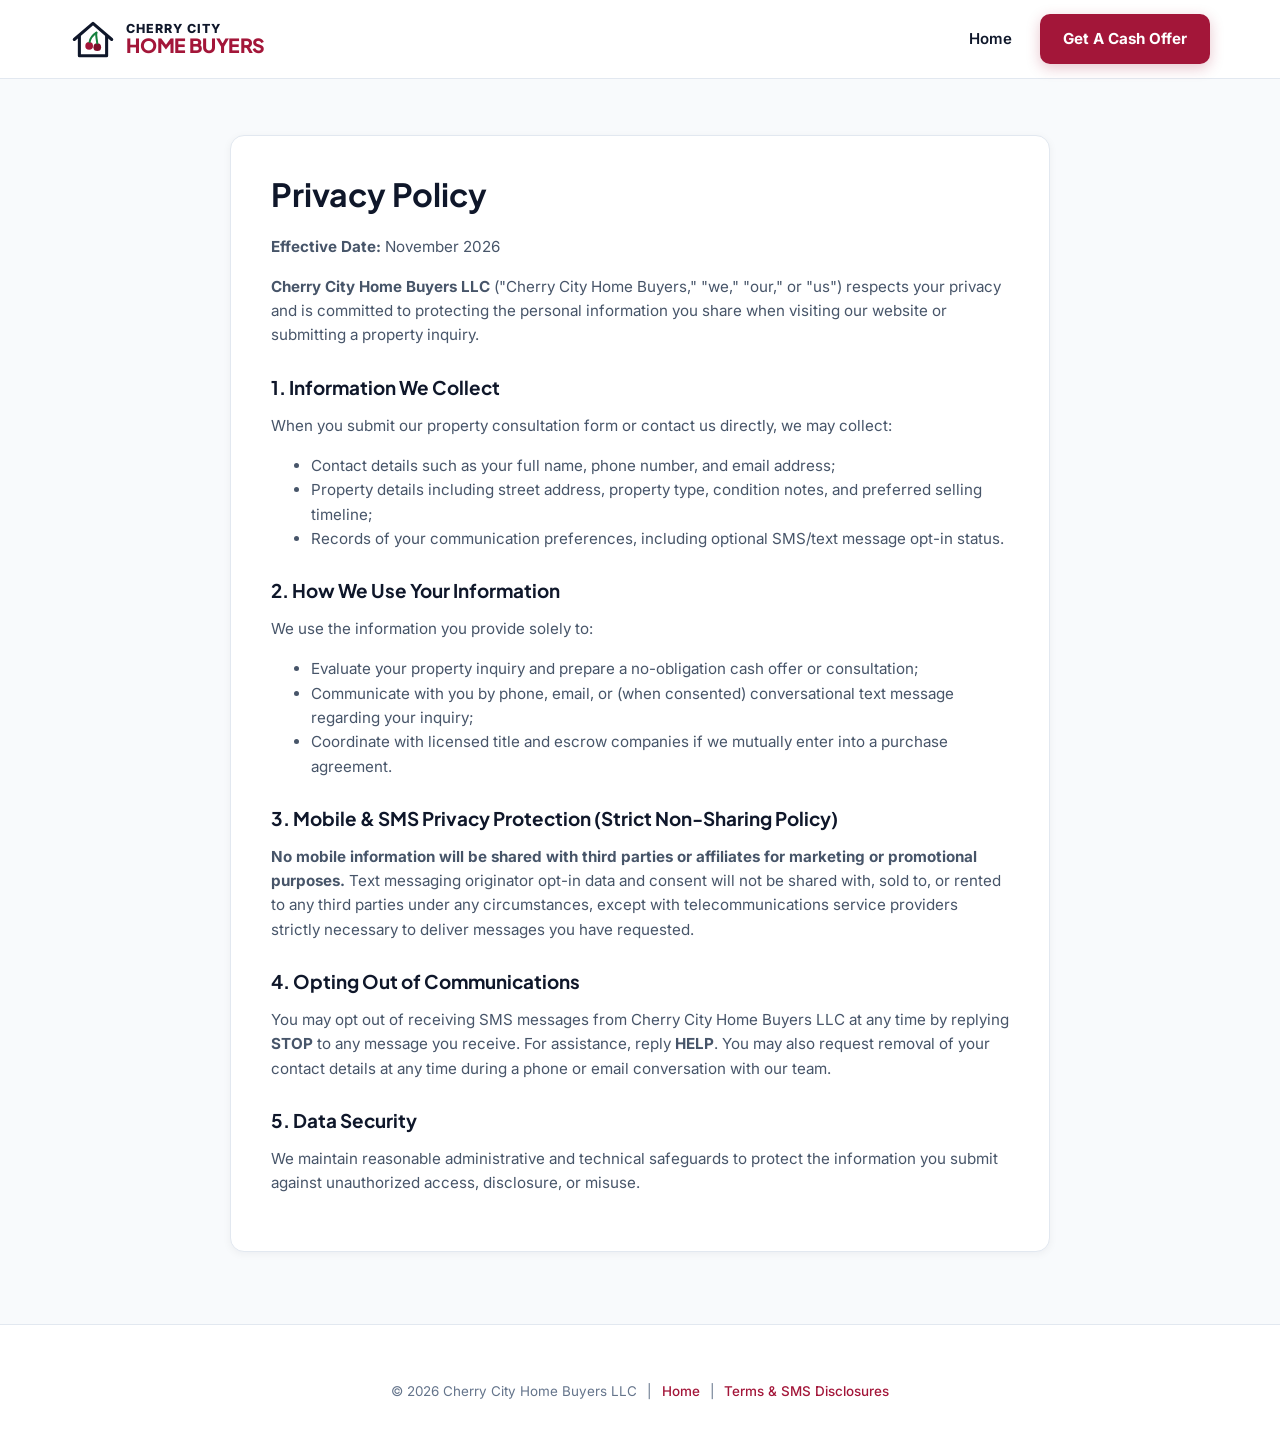
<file: privacy.html>
<!DOCTYPE html>
<html lang="en">
<head>
  <meta charset="UTF-8" />
  <meta name="viewport" content="width=device-width, initial-scale=1.0" />
  <title>Privacy Policy | Cherry City Home Buyers</title>
  <link rel="preconnect" href="https://fonts.googleapis.com" />
  <link rel="preconnect" href="https://fonts.gstatic.com" crossorigin />
  <link href="https://fonts.googleapis.com/css2?family=Inter:wght@400;500;600;700;800&family=Plus+Jakarta+Sans:wght@700;800&display=swap" rel="stylesheet" />
  <link rel="stylesheet" href="styles.css" />
</head>
<body>
  <header class="site-header">
    <div class="container header-inner">
      <a href="index.html" class="brand-logo" aria-label="Cherry City Home Buyers Home">
        <svg class="brand-svg" viewBox="0 0 54 48" fill="none" xmlns="http://www.w3.org/2000/svg" aria-hidden="true">
          <path d="M5 24L27 5L49 24" stroke="currentColor" stroke-width="3.6" stroke-linecap="round" stroke-linejoin="round"/>
          <path d="M11 20V43H43V20" stroke="currentColor" stroke-width="3.6" stroke-linecap="round" stroke-linejoin="round"/>
          <circle cx="22.5" cy="31.5" r="4.5" fill="var(--brand)"/>
          <circle cx="32" cy="33" r="4.5" fill="var(--brand-dark)"/>
          <path d="M23 27C24 21 28 18 31 16" stroke="var(--emerald)" stroke-width="2.4" stroke-linecap="round"/>
          <path d="M32 28.5C31.5 23 30 19 31 16" stroke="var(--emerald)" stroke-width="2.4" stroke-linecap="round"/>
        </svg>
        <div class="brand-wordmark">
          <span class="brand-top">CHERRY CITY</span>
          <span class="brand-bottom">HOME BUYERS</span>
        </div>
      </a>
      <nav class="main-nav">
        <a href="index.html">Home</a>
        <a href="get-offer.html" class="btn btn-brand">Get A Cash Offer</a>
      </nav>
    </div>
  </header>

  <main class="legal-page">
    <div class="container">
      <div class="legal-box">
        <h1>Privacy Policy</h1>
        <p><strong>Effective Date:</strong> November 2026</p>
        <p>
          <strong>Cherry City Home Buyers LLC</strong> ("Cherry City Home Buyers," "we," "our," or "us") respects your privacy and is committed to protecting the personal information you share when visiting our website or submitting a property inquiry.
        </p>

        <h2>1. Information We Collect</h2>
        <p>When you submit our property consultation form or contact us directly, we may collect:</p>
        <ul>
          <li>Contact details such as your full name, phone number, and email address;</li>
          <li>Property details including street address, property type, condition notes, and preferred selling timeline;</li>
          <li>Records of your communication preferences, including optional SMS/text message opt-in status.</li>
        </ul>

        <h2>2. How We Use Your Information</h2>
        <p>We use the information you provide solely to:</p>
        <ul>
          <li>Evaluate your property inquiry and prepare a no-obligation cash offer or consultation;</li>
          <li>Communicate with you by phone, email, or (when consented) conversational text message regarding your inquiry;</li>
          <li>Coordinate with licensed title and escrow companies if we mutually enter into a purchase agreement.</li>
        </ul>

        <h2>3. Mobile &amp; SMS Privacy Protection (Strict Non-Sharing Policy)</h2>
        <p>
          <strong>No mobile information will be shared with third parties or affiliates for marketing or promotional purposes.</strong> Text messaging originator opt-in data and consent will not be shared with, sold to, or rented to any third parties under any circumstances, except with telecommunications service providers strictly necessary to deliver messages you have requested.
        </p>

        <h2>4. Opting Out of Communications</h2>
        <p>
          You may opt out of receiving SMS messages from Cherry City Home Buyers LLC at any time by replying <strong>STOP</strong> to any message you receive. For assistance, reply <strong>HELP</strong>. You may also request removal of your contact details at any time during a phone or email conversation with our team.
        </p>

        <h2>5. Data Security</h2>
        <p>
          We maintain reasonable administrative and technical safeguards to protect the information you submit against unauthorized access, disclosure, or misuse.
        </p>
      </div>
    </div>
  </main>

  <footer class="site-footer">
    <div class="container footer-centered">
      <div class="footer-legal-bar" style="border-top:none;padding-top:0;">
        <span>&copy; 2026 Cherry City Home Buyers LLC</span>
        <span class="sep">|</span>
        <a href="index.html">Home</a>
        <span class="sep">|</span>
        <a href="terms.html">Terms &amp; SMS Disclosures</a>
      </div>
    </div>
  </footer>
</body>
</html>
</file>
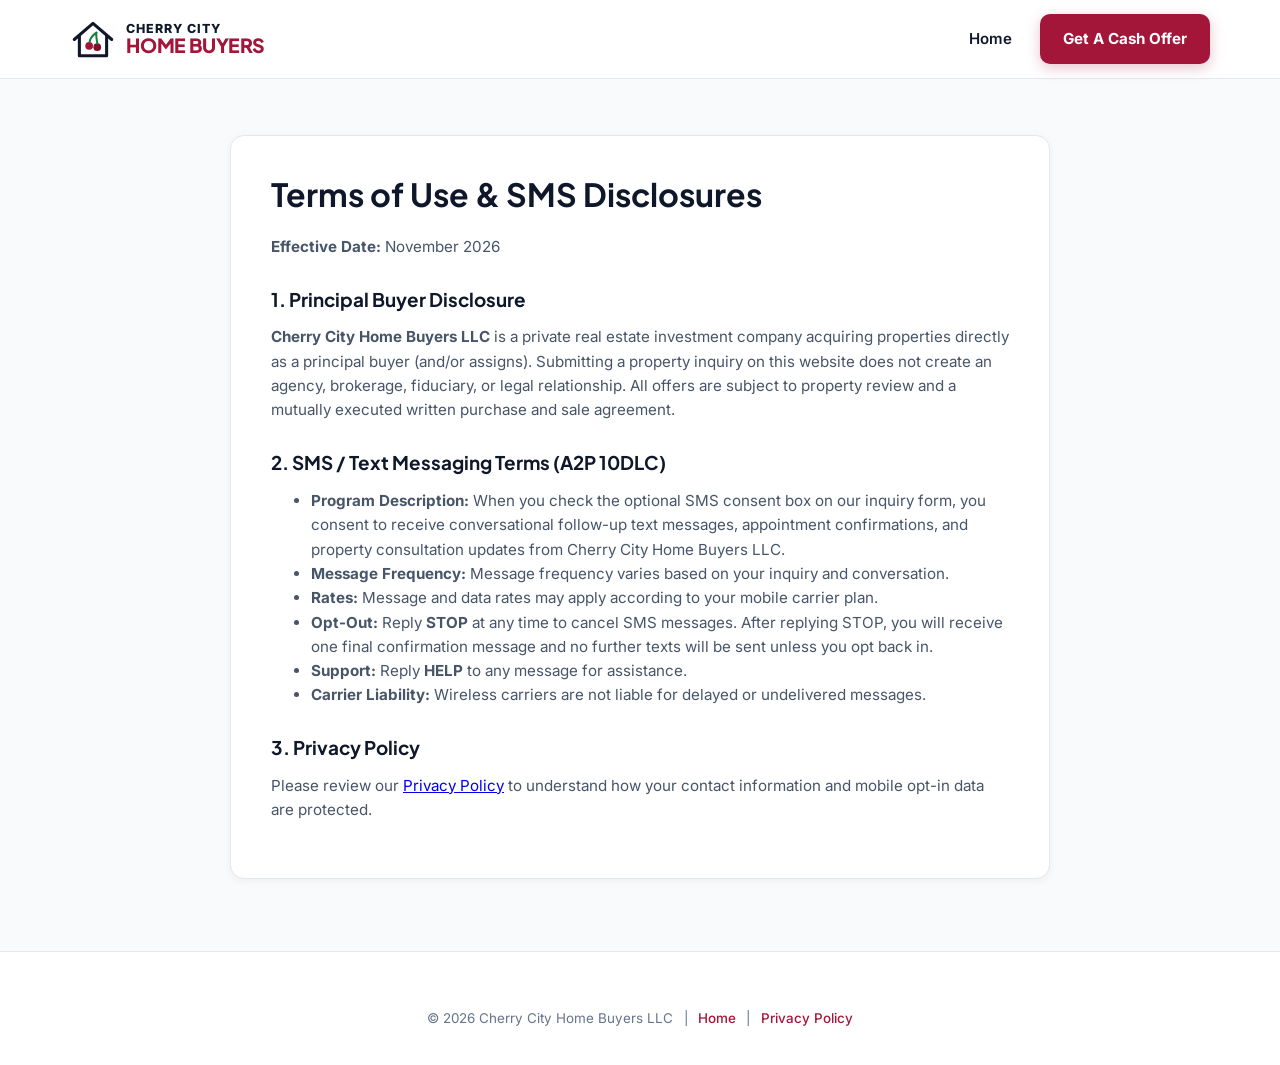
<file: terms.html>
<!DOCTYPE html>
<html lang="en">
<head>
  <meta charset="UTF-8" />
  <meta name="viewport" content="width=device-width, initial-scale=1.0" />
  <title>Terms &amp; SMS Disclosures | Cherry City Home Buyers</title>
  <link rel="preconnect" href="https://fonts.googleapis.com" />
  <link rel="preconnect" href="https://fonts.gstatic.com" crossorigin />
  <link href="https://fonts.googleapis.com/css2?family=Inter:wght@400;500;600;700;800&family=Plus+Jakarta+Sans:wght@700;800&display=swap" rel="stylesheet" />
  <link rel="stylesheet" href="styles.css" />
</head>
<body>
  <header class="site-header">
    <div class="container header-inner">
      <a href="index.html" class="brand-logo" aria-label="Cherry City Home Buyers Home">
        <svg class="brand-svg" viewBox="0 0 54 48" fill="none" xmlns="http://www.w3.org/2000/svg" aria-hidden="true">
          <path d="M5 24L27 5L49 24" stroke="currentColor" stroke-width="3.6" stroke-linecap="round" stroke-linejoin="round"/>
          <path d="M11 20V43H43V20" stroke="currentColor" stroke-width="3.6" stroke-linecap="round" stroke-linejoin="round"/>
          <circle cx="22.5" cy="31.5" r="4.5" fill="var(--brand)"/>
          <circle cx="32" cy="33" r="4.5" fill="var(--brand-dark)"/>
          <path d="M23 27C24 21 28 18 31 16" stroke="var(--emerald)" stroke-width="2.4" stroke-linecap="round"/>
          <path d="M32 28.5C31.5 23 30 19 31 16" stroke="var(--emerald)" stroke-width="2.4" stroke-linecap="round"/>
        </svg>
        <div class="brand-wordmark">
          <span class="brand-top">CHERRY CITY</span>
          <span class="brand-bottom">HOME BUYERS</span>
        </div>
      </a>
      <nav class="main-nav">
        <a href="index.html">Home</a>
        <a href="get-offer.html" class="btn btn-brand">Get A Cash Offer</a>
      </nav>
    </div>
  </header>

  <main class="legal-page">
    <div class="container">
      <div class="legal-box">
        <h1>Terms of Use &amp; SMS Disclosures</h1>
        <p><strong>Effective Date:</strong> November 2026</p>

        <h2>1. Principal Buyer Disclosure</h2>
        <p>
          <strong>Cherry City Home Buyers LLC</strong> is a private real estate investment company acquiring properties directly as a principal buyer (and/or assigns). Submitting a property inquiry on this website does not create an agency, brokerage, fiduciary, or legal relationship. All offers are subject to property review and a mutually executed written purchase and sale agreement.
        </p>

        <h2>2. SMS / Text Messaging Terms (A2P 10DLC)</h2>
        <ul>
          <li><strong>Program Description:</strong> When you check the optional SMS consent box on our inquiry form, you consent to receive conversational follow-up text messages, appointment confirmations, and property consultation updates from Cherry City Home Buyers LLC.</li>
          <li><strong>Message Frequency:</strong> Message frequency varies based on your inquiry and conversation.</li>
          <li><strong>Rates:</strong> Message and data rates may apply according to your mobile carrier plan.</li>
          <li><strong>Opt-Out:</strong> Reply <strong>STOP</strong> at any time to cancel SMS messages. After replying STOP, you will receive one final confirmation message and no further texts will be sent unless you opt back in.</li>
          <li><strong>Support:</strong> Reply <strong>HELP</strong> to any message for assistance.</li>
          <li><strong>Carrier Liability:</strong> Wireless carriers are not liable for delayed or undelivered messages.</li>
        </ul>

        <h2>3. Privacy Policy</h2>
        <p>
          Please review our <a href="privacy.html">Privacy Policy</a> to understand how your contact information and mobile opt-in data are protected.
        </p>
      </div>
    </div>
  </main>

  <footer class="site-footer">
    <div class="container footer-centered">
      <div class="footer-legal-bar" style="border-top:none;padding-top:0;">
        <span>&copy; 2026 Cherry City Home Buyers LLC</span>
        <span class="sep">|</span>
        <a href="index.html">Home</a>
        <span class="sep">|</span>
        <a href="privacy.html">Privacy Policy</a>
      </div>
    </div>
  </footer>
</body>
</html>
</file>
<file: styles.css>
:root {
  /* Custom Cherry City Theme Palette */
  --brand: #a31639;           /* Rich Cherry Crimson */
  --brand-dark: #7f102c;      /* Deep Mulled Cherry */
  --brand-soft: #fff1f3;      /* Soft Blossom Tint */
  --brand-border: #fecdd3;
  --emerald: #15803d;         /* Trust / Checkmark Forest Green */
  --emerald-soft: #dcfce7;
  --ink: #0f172a;             /* Crisp Slate Black */
  --ink-muted: #475569;
  --ink-light: #64748b;
  --bg: #ffffff;
  --bg-muted: #f8fafc;
  --border: #e2e8f0;
  --gold: #f59e0b;
  --radius-sm: 8px;
  --radius: 14px;
  --radius-lg: 20px;
  --shadow-sm: 0 2px 8px rgba(15, 23, 42, 0.05);
  --shadow-md: 0 12px 32px -8px rgba(15, 23, 42, 0.1);
  --shadow-lg: 0 24px 54px -14px rgba(15, 23, 42, 0.16);
}

*, *::before, *::after {
  box-sizing: border-box;
}

html {
  scroll-behavior: smooth;
}

body {
  margin: 0;
  font-family: 'Inter', -apple-system, BlinkMacSystemFont, 'Segoe UI', Roboto, sans-serif;
  color: var(--ink);
  background: var(--bg);
  line-height: 1.6;
  -webkit-font-smoothing: antialiased;
}

h1, h2, h3, h4 {
  font-family: 'Plus Jakarta Sans', 'Inter', sans-serif;
  color: var(--ink);
  line-height: 1.18;
  margin-top: 0;
}

.container {
  width: 100%;
  max-width: 1180px;
  margin: 0 auto;
  padding: 0 1.25rem;
}

.text-brand {
  color: var(--brand);
}

/* ========================================================================= */
/* 1. HEADER & FLAT NAVIGATION (Non-sticky, matching layout)                 */
/* ========================================================================= */
.site-header {
  position: static;
  background: #ffffff;
  border-bottom: 1px solid var(--border);
  padding: 0.9rem 0;
}

.header-inner {
  display: flex;
  align-items: center;
  justify-content: space-between;
  gap: 1.5rem;
}

.brand-logo {
  display: inline-flex;
  align-items: center;
  gap: 0.65rem;
  text-decoration: none;
  color: var(--ink);
}

.brand-svg {
  width: 46px;
  height: 41px;
  color: var(--ink);
  flex-shrink: 0;
}

.brand-wordmark {
  display: flex;
  flex-direction: column;
  line-height: 1.05;
}

.brand-top {
  font-size: 0.78rem;
  font-weight: 800;
  letter-spacing: 0.08em;
  color: var(--ink);
}

.brand-bottom {
  font-family: 'Plus Jakarta Sans', sans-serif;
  font-size: 1.22rem;
  font-weight: 800;
  letter-spacing: -0.02em;
  color: var(--brand);
}

.main-nav {
  display: flex;
  align-items: center;
  gap: 1.75rem;
}

.main-nav a:not(.btn) {
  text-decoration: none;
  color: var(--ink);
  font-weight: 600;
  font-size: 0.94rem;
  transition: color 0.15s ease;
}

.main-nav a:not(.btn):hover {
  color: var(--brand);
}

.mobile-menu-btn {
  display: none;
  background: none;
  border: 1px solid var(--border);
  border-radius: 8px;
  padding: 0.5rem;
  cursor: pointer;
}

.mobile-menu-btn span {
  display: block;
  width: 20px;
  height: 2px;
  background: var(--ink);
  margin: 4px 0;
}

/* Buttons */
.btn {
  display: inline-flex;
  align-items: center;
  justify-content: center;
  padding: 0.78rem 1.45rem;
  border-radius: 10px;
  font-weight: 700;
  font-size: 0.95rem;
  text-decoration: none;
  border: none;
  cursor: pointer;
  transition: transform 0.12s ease, background-color 0.15s ease, box-shadow 0.15s ease;
}

.btn:active {
  transform: translateY(1px);
}

.btn-brand {
  background: var(--brand);
  color: #ffffff;
  box-shadow: 0 4px 14px rgba(163, 22, 57, 0.25);
}

.btn-brand:hover {
  background: var(--brand-dark);
}

.btn-dark {
  background: var(--ink);
  color: #ffffff;
}

.btn-dark:hover {
  background: #1e293b;
}

.btn-outline-brand {
  background: transparent;
  color: var(--brand);
  border: 2px solid var(--brand);
}

.btn-outline-brand:hover {
  background: var(--brand);
  color: #ffffff;
}

.btn-lg {
  padding: 0.98rem 1.85rem;
  font-size: 1rem;
  letter-spacing: 0.02em;
}

.btn-block {
  width: 100%;
}

/* ========================================================================= */
/* 2. CENTERED HERO SECTION & ADDRESS CAPTURE                                */
/* ========================================================================= */
.hero-section {
  position: relative;
  overflow: hidden;
  padding: 4.25rem 0 3.5rem;
  background:
    radial-gradient(ellipse at 50% 0%, #fff1f3 0%, rgba(255, 241, 243, 0) 68%),
    linear-gradient(180deg, #ffffff 0%, #f8fafc 100%);
  border-bottom: 1px solid var(--border);
}

.hero-watermark {
  position: absolute;
  inset: auto 0 0 0;
  height: 190px;
  opacity: 0.05;
  pointer-events: none;
  background-image: url("data:image/svg+xml,%3Csvg xmlns='http://www.w3.org/2000/svg' viewBox='0 0 1440 200' fill='%230f172a'%3E%3Cpath d='M0 200V140l60-35 60 35v60h40V95l75-45 75 45v105h50V110h80v90h45V70l60-35 60 35v130h55V120l50-30 50 30v80h60V85h95v115h45V125l65-40 65 40v75h60V95l75-45 75 45v105h140v0H0z'/%3E%3C/svg%3E");
  background-repeat: repeat-x;
  background-position: bottom center;
  background-size: cover;
}

.hero-centered {
  position: relative;
  z-index: 1;
  max-width: 860px;
  text-align: center;
}

.rating-pill {
  display: inline-flex;
  align-items: center;
  gap: 0.5rem;
  background: #ffffff;
  border: 1px solid var(--border);
  border-radius: 999px;
  padding: 0.38rem 0.95rem;
  font-size: 0.85rem;
  font-weight: 600;
  color: var(--ink);
  box-shadow: var(--shadow-sm);
  margin-bottom: 1.35rem;
}

.stars {
  color: var(--gold);
  letter-spacing: 1px;
  font-size: 0.95rem;
}

.hero-centered h1 {
  font-size: clamp(2.2rem, 4.8vw, 3.45rem);
  font-weight: 800;
  letter-spacing: -0.03em;
  margin-bottom: 1rem;
}

.hero-subhead {
  max-width: 680px;
  margin: 0 auto 2rem;
  font-size: clamp(1.02rem, 1.8vw, 1.18rem);
  color: var(--ink-muted);
}

/* Primary Address Card */
.address-capture-card {
  background: #ffffff;
  border: 1px solid var(--border);
  border-radius: var(--radius-lg);
  padding: 1.5rem 1.6rem 1.25rem;
  box-shadow: var(--shadow-lg);
  max-width: 720px;
  margin: 0 auto 1.65rem;
}

.capture-title {
  margin: 0 0 0.85rem;
  font-weight: 700;
  font-size: 1rem;
  color: var(--ink);
}

.address-bar-form {
  display: flex;
  gap: 0.65rem;
  align-items: stretch;
}

.address-input-wrap {
  position: relative;
  flex: 1;
  display: flex;
  align-items: center;
}

.pin-icon {
  position: absolute;
  left: 14px;
  width: 20px;
  height: 20px;
  color: var(--brand);
  pointer-events: none;
}

.address-input {
  width: 100%;
  height: 54px;
  padding: 0 1rem 0 2.65rem;
  border: 1.5px solid #cbd5e1;
  border-radius: 10px;
  font-size: 1rem;
  font-family: inherit;
  color: var(--ink);
  background: #ffffff;
  transition: border-color 0.15s ease, box-shadow 0.15s ease;
}

.cta-band-form .address-input {
  padding-left: 1rem;
}

.address-input:focus {
  outline: none;
  border-color: var(--brand);
  box-shadow: 0 0 0 4px rgba(163, 22, 57, 0.12);
}

.autocomplete-list {
  position: absolute;
  top: calc(100% + 6px);
  left: 0;
  right: 0;
  z-index: 80;
  background: #ffffff;
  border: 1px solid var(--border);
  border-radius: 10px;
  box-shadow: var(--shadow-md);
  list-style: none;
  margin: 0;
  padding: 0.35rem 0;
  text-align: left;
  max-height: 230px;
  overflow-y: auto;
}

.autocomplete-list li {
  padding: 0.6rem 0.95rem;
  font-size: 0.9rem;
  color: var(--ink);
  cursor: pointer;
}

.autocomplete-list li:hover,
.autocomplete-list li:focus {
  background: var(--brand-soft);
  color: var(--brand-dark);
}

.capture-alt {
  margin: 0.85rem 0 0;
  font-size: 0.85rem;
  color: var(--ink-light);
}

.capture-alt a {
  color: var(--brand);
  font-weight: 600;
  text-decoration: none;
}

.capture-alt a:hover {
  text-decoration: underline;
}

.hero-checks {
  display: flex;
  flex-wrap: wrap;
  justify-content: center;
  gap: 1.5rem;
  font-size: 0.96rem;
  font-weight: 600;
  color: var(--ink);
  margin-bottom: 2.25rem;
}

.check-mark {
  color: var(--emerald);
  margin-right: 0.25rem;
}

/* Trust Pillars Strip */
.trust-strip {
  padding-top: 1.5rem;
  border-top: 1px solid var(--border);
}

.trust-strip-label {
  display: block;
  font-size: 0.72rem;
  font-weight: 700;
  letter-spacing: 0.12em;
  color: var(--ink-light);
  margin-bottom: 0.85rem;
}

.trust-badges-row {
  display: flex;
  flex-wrap: wrap;
  justify-content: center;
  gap: 0.75rem;
}

.trust-badge-item {
  padding: 0.42rem 0.9rem;
  border-radius: 8px;
  background: #ffffff;
  border: 1px solid var(--border);
  font-size: 0.82rem;
  font-weight: 700;
  color: var(--ink-muted);
}

/* ========================================================================= */
/* SHARED SECTION UTILITIES                                                  */
/* ========================================================================= */
.section {
  padding: 4.75rem 0;
}

.section-muted {
  background: var(--bg-muted);
  border-top: 1px solid var(--border);
  border-bottom: 1px solid var(--border);
}

.section-heading {
  max-width: 700px;
  margin: 0 auto 3rem;
  text-align: center;
}

.eyebrow-tag {
  display: inline-block;
  padding: 0.3rem 0.8rem;
  border-radius: 999px;
  background: var(--brand-soft);
  color: var(--brand);
  font-size: 0.78rem;
  font-weight: 700;
  text-transform: uppercase;
  letter-spacing: 0.07em;
  margin-bottom: 0.7rem;
}

.section-heading h2 {
  font-size: clamp(1.75rem, 3.2vw, 2.35rem);
  letter-spacing: -0.025em;
  margin-bottom: 0.75rem;
}

.section-heading p {
  margin: 0;
  color: var(--ink-muted);
  font-size: 1.04rem;
}

.section-cta-wrap {
  margin-top: 2.5rem;
  text-align: center;
}

/* ========================================================================= */
/* 3. HOW IT WORKS (3-Step Cards)                                            */
/* ========================================================================= */
.process-grid {
  display: grid;
  grid-template-columns: repeat(3, 1fr);
  gap: 1.75rem;
}

.process-card {
  background: #ffffff;
  border: 1px solid var(--border);
  border-radius: var(--radius);
  padding: 2.1rem 1.75rem;
  text-align: center;
  box-shadow: var(--shadow-sm);
}

.step-circle {
  width: 52px;
  height: 52px;
  border-radius: 50%;
  background: var(--brand);
  color: #ffffff;
  font-family: 'Plus Jakarta Sans', sans-serif;
  font-size: 1.3rem;
  font-weight: 800;
  display: inline-flex;
  align-items: center;
  justify-content: center;
  margin-bottom: 1.15rem;
  box-shadow: 0 8px 18px rgba(163, 22, 57, 0.22);
}

.process-card h3 {
  font-size: 1.2rem;
  margin-bottom: 0.6rem;
}

.process-card p {
  margin: 0;
  color: var(--ink-muted);
  font-size: 0.95rem;
}

/* ========================================================================= */
/* 4. SITUATIONS GRID (4x3 = 12 Cards)                                       */
/* ========================================================================= */
.situations-grid {
  display: grid;
  grid-template-columns: repeat(4, 1fr);
  gap: 1.25rem;
}

.situation-card {
  background: #ffffff;
  border: 1px solid var(--border);
  border-radius: var(--radius);
  padding: 1.45rem;
  transition: transform 0.15s ease, box-shadow 0.15s ease, border-color 0.15s ease;
}

.situation-card:hover {
  transform: translateY(-2px);
  border-color: var(--brand-border);
  box-shadow: var(--shadow-md);
}

.sit-icon {
  width: 42px;
  height: 42px;
  border-radius: 10px;
  background: var(--brand-soft);
  color: var(--brand);
  display: inline-flex;
  align-items: center;
  justify-content: center;
  margin-bottom: 0.9rem;
}

.sit-icon svg {
  width: 22px;
  height: 22px;
}

.situation-card h3 {
  font-size: 1.04rem;
  margin-bottom: 0.4rem;
}

.situation-card p {
  margin: 0;
  font-size: 0.88rem;
  color: var(--ink-muted);
}

/* ========================================================================= */
/* 5. COMPARISON TABLE                                                       */
/* ========================================================================= */
.comparison-wrap {
  max-width: 960px;
  margin: 0 auto;
  overflow-x: auto;
  border-radius: var(--radius);
  border: 1px solid var(--border);
  box-shadow: var(--shadow-md);
  background: #ffffff;
}

.comparison-table {
  width: 100%;
  border-collapse: collapse;
  min-width: 620px;
}

.comparison-table th,
.comparison-table td {
  padding: 1.05rem 1.35rem;
  text-align: left;
  border-bottom: 1px solid var(--border);
  font-size: 0.95rem;
}

.comparison-table thead th {
  background: #f8fafc;
  font-size: 1rem;
  font-weight: 800;
  color: var(--ink);
}

.comparison-table thead th.highlight-col {
  background: var(--brand);
  color: #ffffff;
}

.comparison-table tbody td.highlight-col {
  background: var(--brand-soft);
  font-weight: 600;
  color: var(--ink);
}

.comparison-table tbody tr:last-child td {
  border-bottom: none;
}

.neg-cell {
  color: var(--ink-muted);
}

.x-icon {
  display: inline-flex;
  align-items: center;
  justify-content: center;
  width: 22px;
  height: 22px;
  border-radius: 50%;
  background: #fee2e2;
  color: #dc2626;
  font-size: 0.75rem;
  font-weight: 800;
  margin-right: 0.45rem;
}

.chk-icon {
  display: inline-flex;
  align-items: center;
  justify-content: center;
  width: 22px;
  height: 22px;
  border-radius: 50%;
  background: var(--emerald-soft);
  color: var(--emerald);
  font-size: 0.78rem;
  font-weight: 800;
  margin-right: 0.45rem;
}

/* ========================================================================= */
/* 6. BENEFITS GRID (2x3)                                                    */
/* ========================================================================= */
.benefits-grid {
  display: grid;
  grid-template-columns: repeat(3, 1fr);
  gap: 1.5rem;
}

.benefit-card {
  background: #ffffff;
  border: 1px solid var(--border);
  border-radius: var(--radius);
  padding: 1.8rem;
  box-shadow: var(--shadow-sm);
}

.benefit-icon {
  font-size: 1.65rem;
  margin-bottom: 0.75rem;
}

.benefit-card h3 {
  font-size: 1.12rem;
  margin-bottom: 0.5rem;
}

.benefit-card p {
  margin: 0;
  font-size: 0.93rem;
  color: var(--ink-muted);
}

/* ========================================================================= */
/* 7. ABOUT SPLIT SECTION                                                    */
/* ========================================================================= */
.about-split {
  display: grid;
  grid-template-columns: 1fr 1.08fr;
  gap: 3rem;
  align-items: center;
}

.about-visual-card {
  background: var(--ink);
  color: #ffffff;
  border-radius: var(--radius-lg);
  padding: 2.25rem;
  box-shadow: var(--shadow-lg);
}

.visual-badge {
  display: inline-block;
  padding: 0.28rem 0.75rem;
  border-radius: 999px;
  background: rgba(255, 255, 255, 0.12);
  color: #fda4af;
  font-size: 0.76rem;
  font-weight: 700;
  text-transform: uppercase;
  letter-spacing: 0.06em;
  margin-bottom: 0.85rem;
}

.about-visual-card h3 {
  color: #ffffff;
  font-size: 1.45rem;
  margin-bottom: 0.5rem;
}

.about-visual-card p {
  color: #cbd5e1;
  font-size: 0.93rem;
  margin: 0 0 1.35rem;
}

.formula-list {
  display: grid;
  gap: 0.75rem;
}

.formula-row {
  display: flex;
  justify-content: space-between;
  align-items: center;
  background: rgba(255, 255, 255, 0.06);
  border: 1px solid rgba(255, 255, 255, 0.1);
  border-radius: 10px;
  padding: 0.75rem 1rem;
  font-size: 0.88rem;
}

.formula-row span {
  color: #cbd5e1;
}

.formula-row strong {
  color: #ffffff;
}

.formula-result {
  background: var(--brand);
  border-color: var(--brand);
}

.about-copy h2 {
  font-size: clamp(1.7rem, 3vw, 2.2rem);
  margin-bottom: 1rem;
}

.about-copy p {
  color: var(--ink-muted);
  margin: 0 0 1.15rem;
  font-size: 1rem;
}

/* ========================================================================= */
/* 8 & 11. REPEAT CTA BANNERS                                                */
/* ========================================================================= */
.cta-band {
  padding: 4rem 0;
  text-align: center;
}

.cta-band-dark {
  background: var(--ink);
  color: #ffffff;
}

.cta-band-brand {
  background: var(--brand);
  color: #ffffff;
}

.cta-band h2 {
  color: #ffffff;
  font-size: clamp(1.75rem, 3.2vw, 2.35rem);
  margin-bottom: 0.55rem;
}

.cta-band p {
  color: rgba(255, 255, 255, 0.86);
  font-size: 1.05rem;
  margin: 0 auto 1.75rem;
  max-width: 600px;
}

.cta-band-form {
  max-width: 650px;
  margin: 0 auto;
}

/* ========================================================================= */
/* 9. FAQ ACCORDION                                                          */
/* ========================================================================= */
.faq-list {
  max-width: 820px;
  margin: 0 auto;
  display: grid;
  gap: 0.9rem;
}

.faq-item {
  background: #ffffff;
  border: 1px solid var(--border);
  border-radius: var(--radius);
  padding: 1.15rem 1.4rem;
  box-shadow: var(--shadow-sm);
}

.faq-item summary {
  font-weight: 700;
  font-size: 1.02rem;
  cursor: pointer;
  list-style: none;
  display: flex;
  justify-content: space-between;
  align-items: center;
  gap: 1rem;
}

.faq-item summary::-webkit-details-marker {
  display: none;
}

.faq-item summary::after {
  content: "+";
  font-size: 1.35rem;
  font-weight: 600;
  color: var(--brand);
}

.faq-item[open] summary::after {
  content: "−";
}

.faq-item p {
  margin: 0.85rem 0 0;
  color: var(--ink-muted);
  font-size: 0.95rem;
}

/* ========================================================================= */
/* 10. SERVICE AREA CITY CLOUD                                               */
/* ========================================================================= */
.city-cloud {
  display: flex;
  flex-wrap: wrap;
  justify-content: center;
  gap: 0.65rem;
  max-width: 980px;
  margin: 0 auto;
}

.city-pill {
  background: #ffffff;
  border: 1px solid var(--border);
  border-radius: 999px;
  padding: 0.48rem 1rem;
  font-family: inherit;
  font-size: 0.88rem;
  font-weight: 600;
  color: var(--ink-muted);
  cursor: pointer;
  transition: all 0.15s ease;
}

.city-pill:hover {
  border-color: var(--brand);
  color: var(--brand);
  background: var(--brand-soft);
}

/* ========================================================================= */
/* 12. CENTERED CLEAN WHITE FOOTER                                           */
/* ========================================================================= */
.site-footer {
  background: #ffffff;
  border-top: 1px solid var(--border);
  padding: 3.5rem 0 2.25rem;
}

.footer-centered {
  text-align: center;
  max-width: 920px;
}

.footer-logo {
  margin-bottom: 0.9rem;
}

.footer-contact-row {
  margin-bottom: 1.35rem;
}

.footer-email-link {
  display: inline-flex;
  align-items: center;
  gap: 0.45rem;
  color: var(--ink);
  font-weight: 600;
  font-size: 0.95rem;
  text-decoration: none;
}

.footer-email-link:hover {
  color: var(--brand);
}

.footer-nav {
  display: flex;
  flex-wrap: wrap;
  justify-content: center;
  gap: 1.5rem;
  margin-bottom: 1.65rem;
}

.footer-nav a {
  text-decoration: none;
  color: var(--ink);
  font-weight: 600;
  font-size: 0.93rem;
}

.footer-nav a:hover {
  color: var(--brand);
}

.footer-seo-text {
  font-size: 0.82rem;
  color: var(--ink-light);
  line-height: 1.65;
  margin: 0 auto 1.75rem;
}

.principal-note {
  display: block;
  margin-top: 0.55rem;
  color: #94a3b8;
}

.footer-legal-bar {
  padding-top: 1.35rem;
  border-top: 1px solid var(--border);
  font-size: 0.84rem;
  color: var(--ink-light);
  display: flex;
  flex-wrap: wrap;
  justify-content: center;
  gap: 0.65rem;
}

.footer-legal-bar a {
  color: var(--brand);
  text-decoration: none;
  font-weight: 500;
}

.footer-legal-bar a:hover {
  text-decoration: underline;
}

/* ========================================================================= */
/* INTERACTIVE 6-STEP MODAL WIZARD                                           */
/* ========================================================================= */
.wizard-backdrop {
  position: fixed;
  inset: 0;
  z-index: 200;
  background: rgba(15, 23, 42, 0.65);
  backdrop-filter: blur(4px);
  display: flex;
  align-items: center;
  justify-content: center;
  padding: 1rem;
}

.wizard-backdrop[hidden] {
  display: none !important;
}

.wizard-modal {
  width: 100%;
  max-width: 600px;
  max-height: 92vh;
  overflow-y: auto;
  background: #ffffff;
  border-radius: var(--radius-lg);
  box-shadow: var(--shadow-lg);
}

.wizard-topbar {
  position: sticky;
  top: 0;
  z-index: 5;
  background: #ffffff;
  padding: 1.1rem 1.5rem 0.95rem;
  border-bottom: 1px solid var(--border);
}

.wizard-topbar-row {
  display: flex;
  align-items: center;
  justify-content: space-between;
  margin-bottom: 0.65rem;
}

.wizard-back-btn {
  background: none;
  border: none;
  font-weight: 600;
  font-size: 0.88rem;
  color: var(--ink-muted);
  cursor: pointer;
  padding: 0;
}

.wizard-back-btn:hover {
  color: var(--ink);
}

.wizard-progress-label {
  font-size: 0.82rem;
  font-weight: 700;
  color: var(--brand);
}

.wizard-close-btn {
  background: #f1f5f9;
  border: none;
  width: 30px;
  height: 30px;
  border-radius: 50%;
  font-size: 1.25rem;
  line-height: 1;
  color: var(--ink-muted);
  cursor: pointer;
}

.wizard-progress-track {
  height: 7px;
  background: #f1f5f9;
  border-radius: 999px;
  overflow: hidden;
  margin-bottom: 0.75rem;
}

.wizard-progress-fill {
  height: 100%;
  background: linear-gradient(90deg, var(--brand), #e11d48);
  border-radius: 999px;
  transition: width 0.25s ease;
}

.wizard-address-summary {
  background: var(--bg-muted);
  border: 1px solid var(--border);
  border-radius: 8px;
  padding: 0.45rem 0.75rem;
  font-size: 0.82rem;
  color: var(--ink-muted);
  white-space: nowrap;
  overflow: hidden;
  text-overflow: ellipsis;
}

.wizard-body {
  padding: 1.65rem 1.5rem 1.85rem;
}

.wizard-step h3 {
  font-size: 1.35rem;
  margin-bottom: 0.5rem;
}

.wizard-sub {
  color: var(--ink-muted);
  font-size: 0.92rem;
  margin: 0 0 1.25rem;
}

.choice-grid {
  display: grid;
  gap: 0.75rem;
  margin-top: 1.1rem;
}

.choice-grid.cols-2 {
  grid-template-columns: 1fr 1fr;
}

.choice-grid.cols-1 {
  grid-template-columns: 1fr;
}

.choice-card {
  background: #ffffff;
  border: 1.5px solid var(--border);
  border-radius: 11px;
  padding: 0.95rem 1rem;
  text-align: left;
  font-family: inherit;
  font-size: 0.94rem;
  font-weight: 600;
  color: var(--ink);
  cursor: pointer;
  transition: all 0.14s ease;
}

.choice-card:hover,
.choice-card.selected {
  border-color: var(--brand);
  background: var(--brand-soft);
  color: var(--brand-dark);
}

.step6-badge {
  display: inline-block;
  padding: 0.25rem 0.7rem;
  border-radius: 999px;
  background: var(--emerald-soft);
  color: var(--emerald);
  font-size: 0.78rem;
  font-weight: 700;
  margin-bottom: 0.55rem;
}

/* Shared Form Elements */
.field {
  margin-bottom: 0.9rem;
  position: relative;
}

.field label {
  display: block;
  font-size: 0.83rem;
  font-weight: 600;
  margin-bottom: 0.32rem;
  color: var(--ink);
}

.req {
  color: var(--brand);
}

.opt {
  color: var(--ink-light);
  font-weight: 400;
}

.field input,
.field select,
.field textarea {
  width: 100%;
  padding: 0.72rem 0.88rem;
  border: 1.5px solid #cbd5e1;
  border-radius: 9px;
  font-family: inherit;
  font-size: 0.95rem;
  color: var(--ink);
  background: #ffffff;
}

.field input:focus,
.field select:focus,
.field textarea:focus {
  outline: none;
  border-color: var(--brand);
  box-shadow: 0 0 0 3px rgba(163, 22, 57, 0.12);
}

.form-row-2 {
  display: grid;
  grid-template-columns: 1fr 1fr;
  gap: 0.85rem;
}

.consent-box {
  display: flex;
  align-items: flex-start;
  gap: 0.6rem;
  background: var(--bg-muted);
  border: 1px solid var(--border);
  border-radius: 9px;
  padding: 0.75rem 0.85rem;
  margin: 0.5rem 0 1.15rem;
}

.consent-box input[type="checkbox"] {
  margin-top: 0.2rem;
  width: 16px;
  height: 16px;
  accent-color: var(--brand);
  flex-shrink: 0;
}

.consent-box label {
  font-size: 0.75rem;
  line-height: 1.45;
  color: var(--ink-muted);
}

.consent-box a {
  color: var(--brand);
}

.form-status {
  margin: 0.75rem 0 0;
  font-size: 0.88rem;
  text-align: center;
}

.form-status.error {
  color: #dc2626;
  font-weight: 600;
}

.form-status.success {
  color: var(--emerald);
  font-weight: 600;
}

.thankyou-box {
  text-align: center;
  padding: 1.25rem 0.5rem;
}

.thankyou-icon {
  width: 56px;
  height: 56px;
  border-radius: 50%;
  background: var(--emerald-soft);
  color: var(--emerald);
  font-size: 1.6rem;
  font-weight: 800;
  display: inline-flex;
  align-items: center;
  justify-content: center;
  margin-bottom: 1rem;
}

/* ========================================================================= */
/* STANDALONE /get-offer.html LANDING PAGE & LEGAL PAGES                     */
/* ========================================================================= */
.offer-landing {
  padding: 3.75rem 0 4.5rem;
  background: var(--bg-muted);
}

.offer-landing-grid {
  display: grid;
  grid-template-columns: 1fr 1.05fr;
  gap: 3rem;
  align-items: start;
}

.direct-perks {
  list-style: none;
  padding: 0;
  margin: 1.75rem 0 0;
  display: grid;
  gap: 1rem;
  color: var(--ink-muted);
}

.direct-perks strong {
  color: var(--ink);
}

.direct-offer-card {
  background: #ffffff;
  border: 1px solid var(--border);
  border-radius: var(--radius-lg);
  padding: 2rem;
  box-shadow: var(--shadow-lg);
}

.direct-offer-card h2 {
  font-size: 1.45rem;
  margin-bottom: 0.25rem;
}

.card-sub {
  margin: 0 0 1.35rem;
  color: var(--ink-muted);
  font-size: 0.9rem;
}

.legal-page {
  padding: 3.5rem 0 4.5rem;
  background: var(--bg-muted);
}

.legal-box {
  max-width: 820px;
  margin: 0 auto;
  background: #ffffff;
  border: 1px solid var(--border);
  border-radius: var(--radius);
  padding: 2.5rem;
  box-shadow: var(--shadow-sm);
}

.legal-box h2 {
  font-size: 1.18rem;
  margin-top: 1.75rem;
}

.legal-box p,
.legal-box li {
  color: var(--ink-muted);
  font-size: 0.95rem;
}

/* ========================================================================= */
/* RESPONSIVE BREAKPOINTS                                                    */
/* ========================================================================= */
@media (max-width: 980px) {
  .situations-grid {
    grid-template-columns: repeat(2, 1fr);
  }

  .process-grid,
  .benefits-grid,
  .about-split,
  .offer-landing-grid {
    grid-template-columns: 1fr;
  }
}

@media (max-width: 760px) {
  .mobile-menu-btn {
    display: block;
  }

  .main-nav {
    display: none;
    position: absolute;
    top: 72px;
    left: 0;
    right: 0;
    z-index: 100;
    background: #ffffff;
    border-bottom: 1px solid var(--border);
    flex-direction: column;
    padding: 1.25rem;
    gap: 1rem;
    box-shadow: var(--shadow-md);
  }

  .main-nav.open {
    display: flex;
  }

  .address-bar-form {
    flex-direction: column;
  }

  .address-bar-form .btn {
    width: 100%;
  }

  .form-row-2,
  .choice-grid.cols-2,
  .situations-grid {
    grid-template-columns: 1fr;
  }
}
</file>
